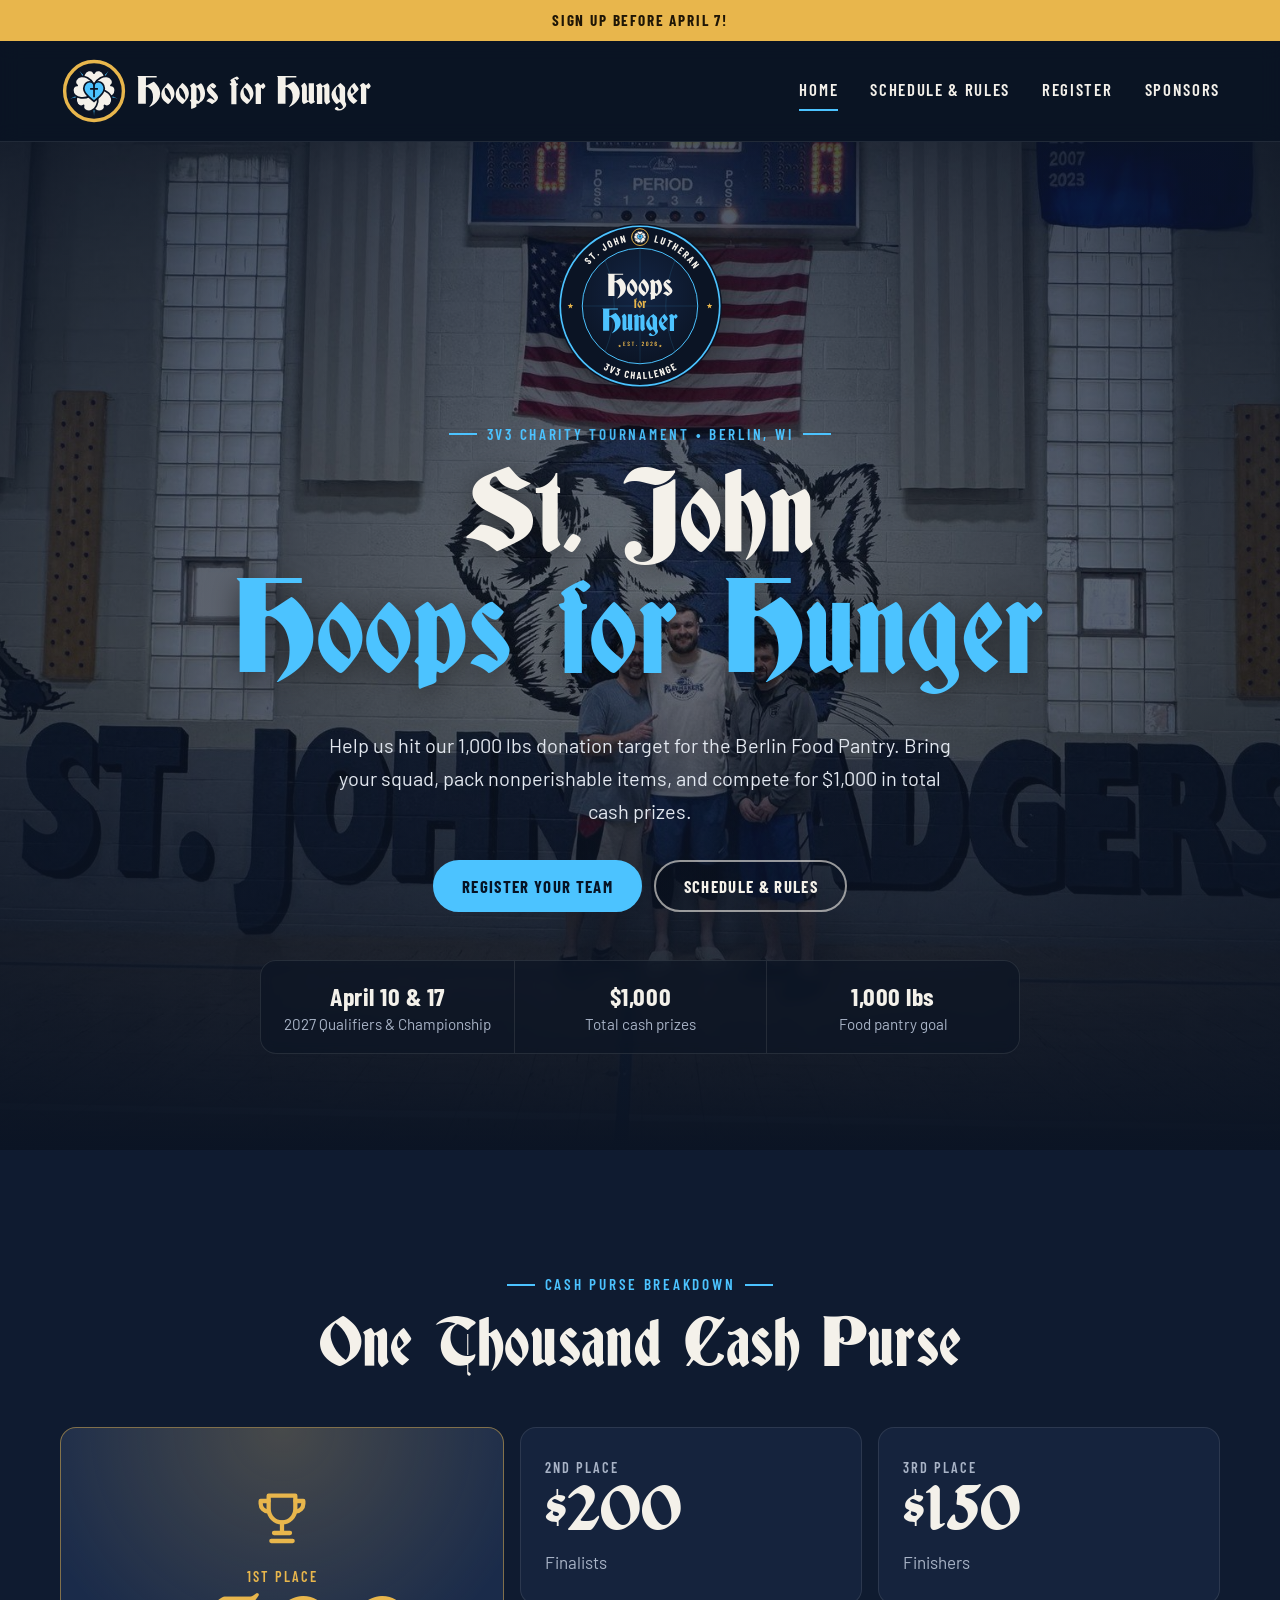
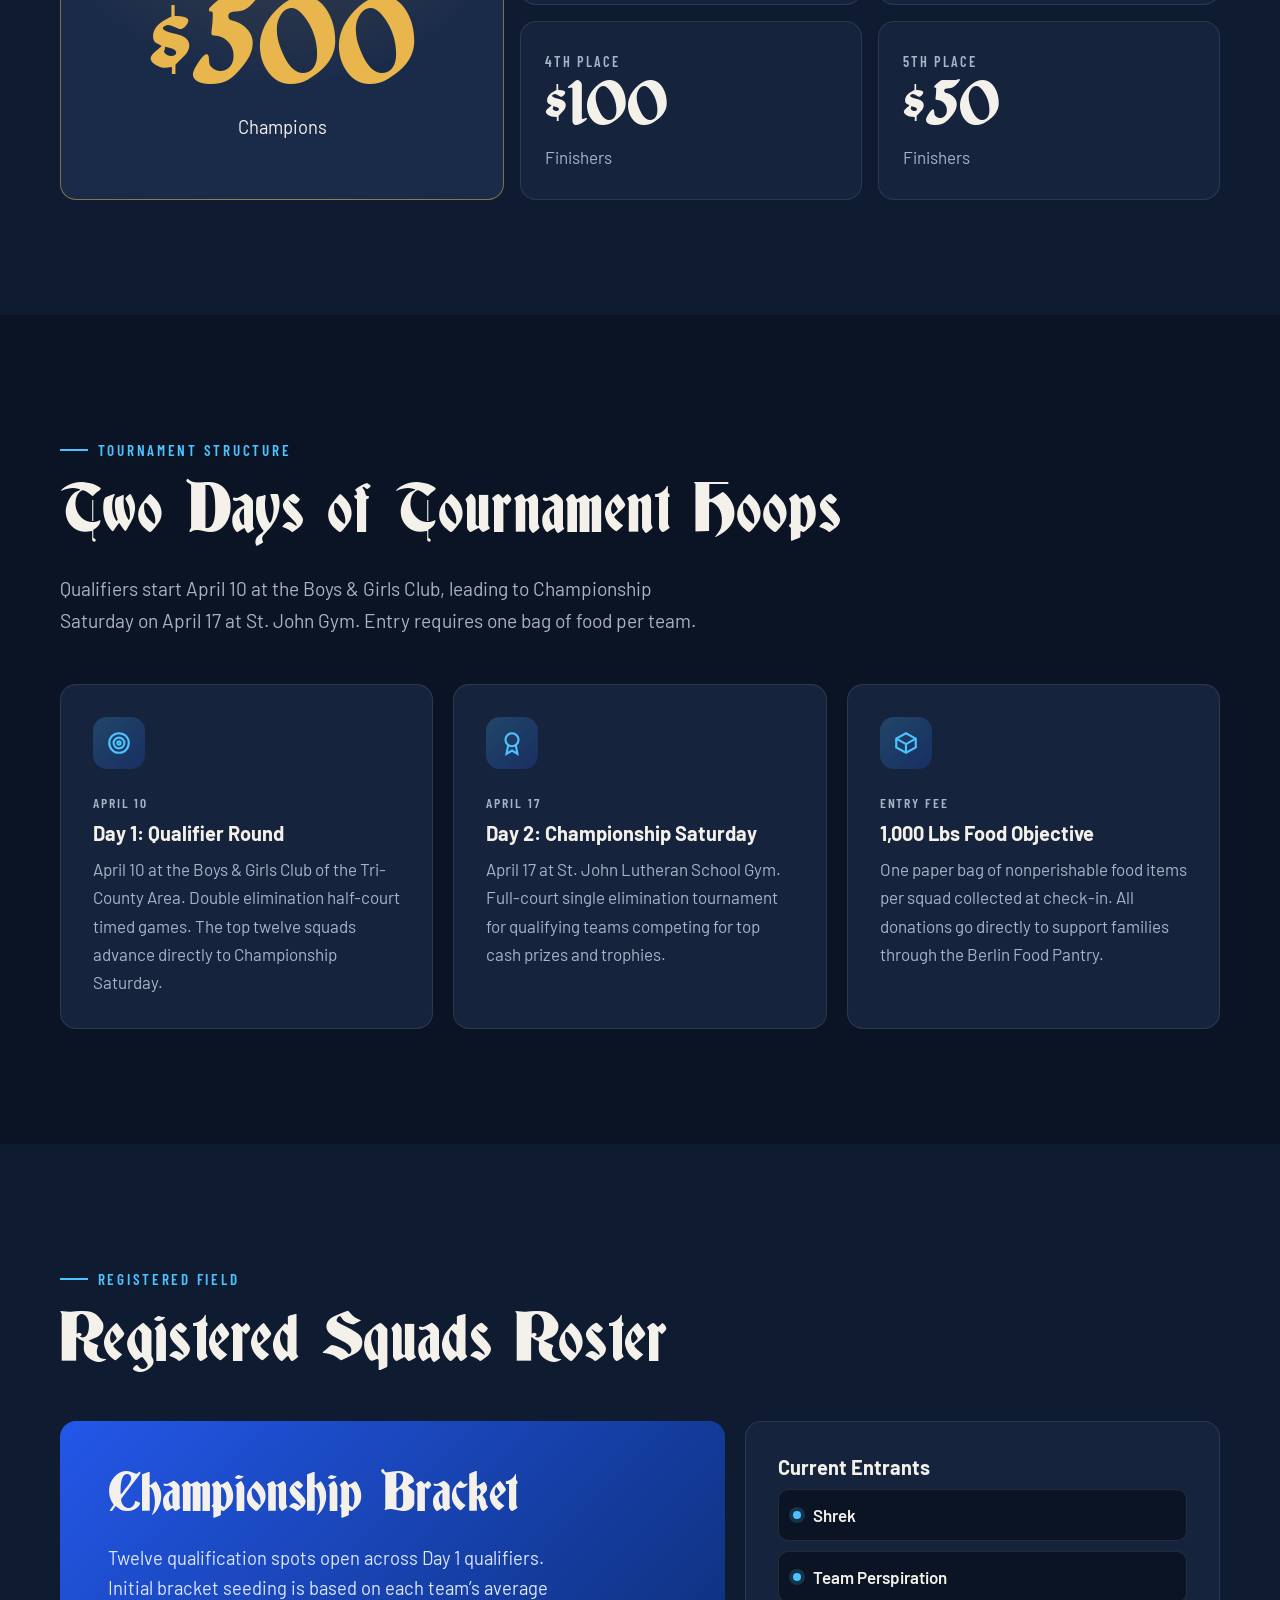
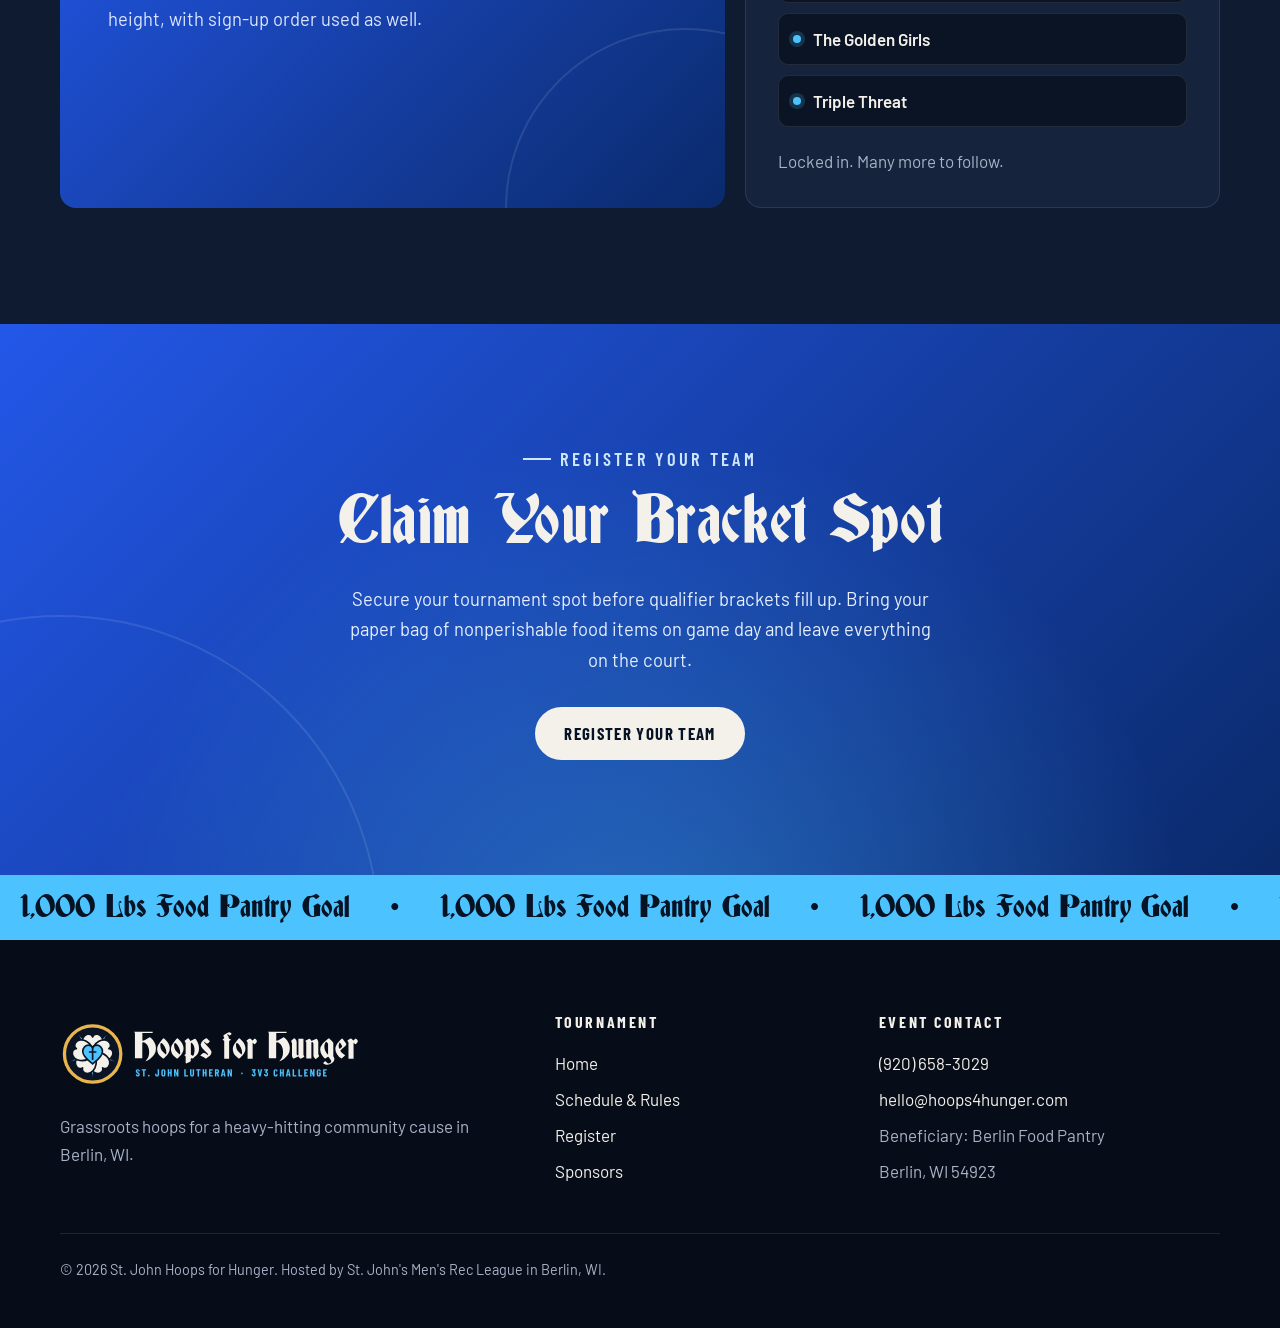
<file: index.html>
<!doctype html>
<html lang="en">
<head>
  <meta charset="utf-8">
  <meta name="viewport" content="width=device-width, initial-scale=1">
  <title>Hoops for Hunger 3v3 Basketball Tournament | Berlin, WI</title>
  <meta name="description" content="St. John Lutheran&#x27;s 3v3 charity basketball tournament in Berlin, WI. Compete for $1,000 in prizes and help collect 1,000 lbs of food for the Berlin Food Pantry.">
  <link rel="canonical" href="https://hoops4hunger.com/">
  <meta name="robots" content="index, follow, max-image-preview:large">
  <meta property="og:type" content="website">
  <meta property="og:site_name" content="Hoops for Hunger">
  <meta property="og:locale" content="en_US">
  <meta property="og:url" content="https://hoops4hunger.com/">
  <meta property="og:title" content="Hoops for Hunger 3v3 Basketball Tournament | Berlin, WI">
  <meta property="og:description" content="St. John Lutheran&#x27;s 3v3 charity basketball tournament in Berlin, WI. Compete for $1,000 in prizes and help collect 1,000 lbs of food for the Berlin Food Pantry.">
  <meta property="og:image" content="https://hoops4hunger.com/images/logo/hfh-share-1200x630.jpg">
  <meta property="og:image:width" content="1200">
  <meta property="og:image:height" content="630">
  <meta property="og:image:alt" content="Hoops for Hunger 3v3 Challenge logo, St. John Lutheran, Berlin, WI">
  <meta name="twitter:card" content="summary_large_image">
  <meta name="twitter:title" content="Hoops for Hunger 3v3 Basketball Tournament | Berlin, WI">
  <meta name="twitter:description" content="St. John Lutheran&#x27;s 3v3 charity basketball tournament in Berlin, WI. Compete for $1,000 in prizes and help collect 1,000 lbs of food for the Berlin Food Pantry.">
  <meta name="twitter:image" content="https://hoops4hunger.com/images/logo/hfh-share-1200x630.jpg">
  <link rel="icon" type="image/svg+xml" href="images/logo/hfh-icon.svg">
  <link rel="icon" type="image/png" sizes="32x32" href="images/logo/favicon-32.png">
  <link rel="apple-touch-icon" href="images/logo/apple-touch-icon.png">
  <meta name="theme-color" content="#0b1424">
  <link rel="preconnect" href="https://fonts.googleapis.com">
  <link rel="preconnect" href="https://fonts.gstatic.com" crossorigin>
  <link href="https://fonts.googleapis.com/css2?family=Barlow:ital,wght@0,400;0,500;0,600;0,700;1,400&family=Barlow+Condensed:wght@500;600;700&display=swap" rel="stylesheet">
  <link rel="preload" href="fonts/Deutsch.ttf" as="font" type="font/ttf" crossorigin>
  <link rel="stylesheet" href="styles.css">
  <script type="application/ld+json">
{
  "@context": "https://schema.org",
  "@graph": [
    {
      "@type": "WebSite",
      "@id": "https://hoops4hunger.com/#website",
      "url": "https://hoops4hunger.com/",
      "name": "Hoops for Hunger",
      "publisher": {
        "@id": "https://hoops4hunger.com/#organization"
      },
      "inLanguage": "en-US"
    },
    {
      "@type": "SportsOrganization",
      "@id": "https://hoops4hunger.com/#organization",
      "name": "St. John Hoops for Hunger",
      "alternateName": "Hoops for Hunger",
      "url": "https://hoops4hunger.com/",
      "logo": "https://hoops4hunger.com/images/logo/hfh-badge-1024.png",
      "email": "hello@hoops4hunger.com",
      "telephone": "+1-920-658-3029",
      "sport": "Basketball",
      "address": {
        "@type": "PostalAddress",
        "addressLocality": "Berlin",
        "addressRegion": "WI",
        "postalCode": "54923",
        "addressCountry": "US"
      },
      "description": "Hosted by St. John's Men's Rec League in Berlin, WI, benefiting the Berlin Food Pantry."
    },
    {
      "@type": "SportsEvent",
      "@id": "https://hoops4hunger.com/#event",
      "name": "St. John Hoops for Hunger 3v3 Challenge 2027",
      "description": "3v3 charity basketball tournament in Berlin, WI. Entry is one paper bag of nonperishable food per team; all food goes to the Berlin Food Pantry, with a 1,000 lb goal and $1,000 in cash prizes.",
      "startDate": "2027-04-10T09:00:00-05:00",
      "endDate": "2027-04-17",
      "location": [
        {
          "@type": "Place",
          "name": "Boys & Girls Club of the Tri-County Area",
          "address": {
            "@type": "PostalAddress",
            "streetAddress": "344 Broadway St",
            "addressLocality": "Berlin",
            "addressRegion": "WI",
            "postalCode": "54923",
            "addressCountry": "US"
          }
        },
        {
          "@type": "Place",
          "name": "St. John Lutheran School Gym",
          "address": {
            "@type": "PostalAddress",
            "streetAddress": "146 Mound St",
            "addressLocality": "Berlin",
            "addressRegion": "WI",
            "postalCode": "54923",
            "addressCountry": "US"
          }
        }
      ],
      "offers": {
        "@type": "Offer",
        "url": "https://hoops4hunger.com/register.html",
        "price": "0",
        "priceCurrency": "USD",
        "availability": "https://schema.org/InStock",
        "validThrough": "2027-04-07T23:59:00-05:00",
        "description": "Team entry: one paper bag of nonperishable food per team"
      },
      "subEvent": [
        {
          "@type": "SportsEvent",
          "name": "Hoops for Hunger 3v3 Qualifier Round",
          "startDate": "2027-04-10T09:00:00-05:00",
          "endDate": "2027-04-10",
          "location": {
            "@type": "Place",
            "name": "Boys & Girls Club of the Tri-County Area",
            "address": {
              "@type": "PostalAddress",
              "streetAddress": "344 Broadway St",
              "addressLocality": "Berlin",
              "addressRegion": "WI",
              "postalCode": "54923",
              "addressCountry": "US"
            }
          },
          "description": "Day 1: 15-minute half-court double-elimination qualifier games. The top 12 teams advance to Championship Saturday.",
          "eventStatus": "https://schema.org/EventScheduled",
          "eventAttendanceMode": "https://schema.org/OfflineEventAttendanceMode",
          "sport": "Basketball",
          "organizer": {
            "@id": "https://hoops4hunger.com/#organization"
          },
          "image": [
            "https://hoops4hunger.com/images/logo/hfh-share-1200x630.jpg",
            "https://hoops4hunger.com/images/logo/hfh-badge-1024.png",
            "https://hoops4hunger.com/images/hero.jpg"
          ],
          "offers": {
            "@type": "Offer",
            "url": "https://hoops4hunger.com/register.html",
            "price": "0",
            "priceCurrency": "USD",
            "availability": "https://schema.org/InStock",
            "validThrough": "2027-04-07T23:59:00-05:00",
            "description": "Team entry: one paper bag of nonperishable food per team"
          }
        },
        {
          "@type": "SportsEvent",
          "name": "Hoops for Hunger 3v3 Championship Saturday",
          "startDate": "2027-04-17T09:00:00-05:00",
          "endDate": "2027-04-17",
          "location": {
            "@type": "Place",
            "name": "St. John Lutheran School Gym",
            "address": {
              "@type": "PostalAddress",
              "streetAddress": "146 Mound St",
              "addressLocality": "Berlin",
              "addressRegion": "WI",
              "postalCode": "54923",
              "addressCountry": "US"
            }
          },
          "description": "Day 2: full-court single-elimination championship bracket for the top 12 teams, with $1,000 in cash prizes.",
          "eventStatus": "https://schema.org/EventScheduled",
          "eventAttendanceMode": "https://schema.org/OfflineEventAttendanceMode",
          "sport": "Basketball",
          "organizer": {
            "@id": "https://hoops4hunger.com/#organization"
          },
          "image": [
            "https://hoops4hunger.com/images/logo/hfh-share-1200x630.jpg",
            "https://hoops4hunger.com/images/logo/hfh-badge-1024.png",
            "https://hoops4hunger.com/images/hero.jpg"
          ],
          "offers": {
            "@type": "Offer",
            "url": "https://hoops4hunger.com/register.html",
            "price": "0",
            "priceCurrency": "USD",
            "availability": "https://schema.org/InStock",
            "validThrough": "2027-04-07T23:59:00-05:00",
            "description": "Team entry: one paper bag of nonperishable food per team"
          }
        }
      ],
      "eventStatus": "https://schema.org/EventScheduled",
      "eventAttendanceMode": "https://schema.org/OfflineEventAttendanceMode",
      "sport": "Basketball",
      "organizer": {
        "@id": "https://hoops4hunger.com/#organization"
      },
      "image": [
        "https://hoops4hunger.com/images/logo/hfh-share-1200x630.jpg",
        "https://hoops4hunger.com/images/logo/hfh-badge-1024.png",
        "https://hoops4hunger.com/images/hero.jpg"
      ],
      "url": "https://hoops4hunger.com/"
    }
  ]
}
  </script>
</head>
<body>
  <a class="announce" href="register.html">Sign up before April 7!</a>
  <header class="nav">
    <div class="container nav-inner">
      <a href="index.html" class="brand"><img src="images/logo/hfh-lockup-compact.svg" width="646" height="148" alt="Hoops for Hunger home"></a>
      <button class="nav-toggle" aria-expanded="false" aria-controls="nav-links" aria-label="Menu"><span></span><span></span><span></span></button>
      <nav id="nav-links" class="nav-links">
        <a href="index.html" aria-current="page">Home</a>
        <a href="schedule-rules.html">Schedule &amp; Rules</a>
        <a href="register.html">Register</a>
        <a href="sponsors.html">Sponsors</a>
      </nav>
    </div>
  </header>

  <main>
    <section class="hero">
      <div class="container center">
        <img class="hero-badge" src="images/logo/hfh-badge.svg" width="512" height="512" alt="St. John Lutheran Hoops for Hunger 3v3 Challenge, est. 2026">
        <p class="eyebrow">3v3 Charity Tournament • Berlin, WI</p>
        <h1>St. John <span class="accent">Hoops for Hunger</span></h1>
        <p class="lead">Help us hit our 1,000 lbs donation target for the Berlin Food Pantry. Bring your squad, pack nonperishable items, and compete for $1,000 in total cash prizes.</p>
        <div class="btn-row">
          <a href="register.html" class="btn">Register Your Team</a>
          <a href="schedule-rules.html" class="btn btn-outline">Schedule &amp; Rules</a>
        </div>
        <ul class="hero-facts">
          <li><strong>April 10 &amp; 17</strong>2027 Qualifiers &amp; Championship</li>
          <li><strong>$1,000</strong>Total cash prizes</li>
          <li><strong>1,000 lbs</strong>Food pantry goal</li>
        </ul>
      </div>
    </section>

    <section class="section section-raised">
      <div class="container">
        <div class="section-head center">
          <p class="eyebrow">Cash Purse Breakdown</p>
          <h2>One Thousand Cash Purse</h2>
        </div>
        <div class="purse">
          <div class="purse-item purse-first">
            <svg class="trophy" viewBox="0 0 24 24" fill="none" stroke="currentColor" stroke-width="1.6" stroke-linecap="round" stroke-linejoin="round" aria-hidden="true"><path d="M7 4h10v5a5 5 0 0 1-10 0z"/><path d="M7 6H4v1a3 3 0 0 0 3 3M17 6h3v1a3 3 0 0 1-3 3M12 14v4M8 21h8M9 18h6"/></svg>
            <p class="purse-place">1st Place</p>
            <p class="purse-amount">$500</p>
            <p class="purse-label">Champions</p>
          </div>
          <div class="purse-item"><p class="purse-place">2nd Place</p><p class="purse-amount">$200</p><p class="purse-label">Finalists</p></div>
          <div class="purse-item"><p class="purse-place">3rd Place</p><p class="purse-amount">$150</p><p class="purse-label">Finishers</p></div>
          <div class="purse-item"><p class="purse-place">4th Place</p><p class="purse-amount">$100</p><p class="purse-label">Finishers</p></div>
          <div class="purse-item"><p class="purse-place">5th Place</p><p class="purse-amount">$50</p><p class="purse-label">Finishers</p></div>
        </div>
      </div>
    </section>

    <section class="section">
      <div class="container">
        <div class="section-head">
          <p class="eyebrow">Tournament Structure</p>
          <h2>Two Days of Tournament Hoops</h2>
          <p class="lead">Qualifiers start April 10 at the Boys &amp; Girls Club, leading to Championship Saturday on April 17 at St. John Gym. Entry requires one bag of food per team.</p>
        </div>
        <div class="cards">
          <article class="card">
            <div class="card-icon"><svg viewBox="0 0 24 24" fill="none" stroke="currentColor" stroke-width="2" aria-hidden="true"><circle cx="12" cy="12" r="9"/><circle cx="12" cy="12" r="5"/><circle cx="12" cy="12" r="1.5"/></svg></div>
            <p class="card-meta">April 10</p>
            <h3>Day 1: Qualifier Round</h3>
            <p>April 10 at the Boys &amp; Girls Club of the Tri-County Area. Double elimination half-court timed games. The top twelve squads advance directly to Championship Saturday.</p>
          </article>
          <article class="card">
            <div class="card-icon"><svg viewBox="0 0 24 24" fill="none" stroke="currentColor" stroke-width="2" aria-hidden="true"><circle cx="12" cy="9" r="6"/><path d="M8.5 14 7 22l5-3 5 3-1.5-8"/></svg></div>
            <p class="card-meta">April 17</p>
            <h3>Day 2: Championship Saturday</h3>
            <p>April 17 at St. John Lutheran School Gym. Full-court single elimination tournament for qualifying teams competing for top cash prizes and trophies.</p>
          </article>
          <article class="card">
            <div class="card-icon"><svg viewBox="0 0 24 24" fill="none" stroke="currentColor" stroke-width="2" aria-hidden="true"><path d="M21 8 12 3 3 8v8l9 5 9-5z"/><path d="m3 8 9 5 9-5M12 13v8"/></svg></div>
            <p class="card-meta">Entry Fee</p>
            <h3>1,000 Lbs Food Objective</h3>
            <p>One paper bag of nonperishable food items per squad collected at check-in. All donations go directly to support families through the Berlin Food Pantry.</p>
          </article>
        </div>
      </div>
    </section>

    <section class="section section-raised">
      <div class="container">
        <div class="section-head">
          <p class="eyebrow">Registered Field</p>
          <h2>Registered Squads Roster</h2>
        </div>
        <div class="roster">
          <article class="card card-feature">
            <h3>Championship Bracket</h3>
            <p>Twelve qualification spots open across Day 1 qualifiers. Initial bracket seeding is based on each team’s average height, with sign-up order used as well.</p>
          </article>
          <article class="card">
            <h3>Current Entrants</h3>
            <!-- Filled in live from api/teams.php; this list shows if that can't load. -->
            <div id="entrants" aria-live="polite">
              <ul class="team-list">
                <li>Shrek</li>
                <li>Team Perspiration</li>
                <li>The Golden Girls</li>
                <li>Triple Threat</li>
              </ul>
            </div>
            <p id="entrants-note">Locked in. Many more to follow.</p>
          </article>
        </div>
      </div>
    </section>

    <section class="section cta-band">
      <div class="container">
        <p class="eyebrow">Register Your Team</p>
        <h2>Claim Your Bracket Spot</h2>
        <p>Secure your tournament spot before qualifier brackets fill up. Bring your paper bag of nonperishable food items on game day and leave everything on the court.</p>
        <div class="btn-row" style="justify-content:center"><a href="register.html" class="btn btn-light">Register Your Team</a></div>
      </div>
    </section>
  </main>

  <div class="goal-strip" aria-hidden="true"><div class="goal-track"><span>1,000 Lbs Food Pantry Goal</span><span>•</span><span>1,000 Lbs Food Pantry Goal</span><span>•</span><span>1,000 Lbs Food Pantry Goal</span><span>•</span><span>1,000 Lbs Food Pantry Goal</span><span>•</span><span>1,000 Lbs Food Pantry Goal</span><span>•</span><span>1,000 Lbs Food Pantry Goal</span><span>•</span><span>1,000 Lbs Food Pantry Goal</span><span>•</span><span>1,000 Lbs Food Pantry Goal</span><span>•</span></div></div>
  <footer class="footer">
    <div class="container">
      <div class="footer-grid">
        <div>
          <a href="index.html" class="brand"><img src="images/logo/hfh-lockup.svg" width="646" height="180" alt="Hoops for Hunger, St. John Lutheran 3v3 Challenge"></a>
          <p>Grassroots hoops for a heavy-hitting community cause in Berlin, WI.</p>
        </div>
        <div>
          <h3>Tournament</h3>
          <ul>
            <li><a href="index.html">Home</a></li>
            <li><a href="schedule-rules.html">Schedule &amp; Rules</a></li>
            <li><a href="register.html">Register</a></li>
            <li><a href="sponsors.html">Sponsors</a></li>
          </ul>
        </div>
        <div>
          <h3>Event Contact</h3>
          <ul>
            <li><a href="tel:+19206583029">(920) 658-3029</a></li>
            <li><a href="mailto:hello@hoops4hunger.com">hello@hoops4hunger.com</a></li>
            <li>Beneficiary: Berlin Food Pantry</li>
            <li>Berlin, WI 54923</li>
          </ul>
        </div>
      </div>
      <p class="copyright">© <span data-year>2026</span> St. John Hoops for Hunger. Hosted by St. John's Men's Rec League in Berlin, WI.</p>
    </div>
  </footer>
  <script src="script.js"></script>
</body>
</html>
</file>
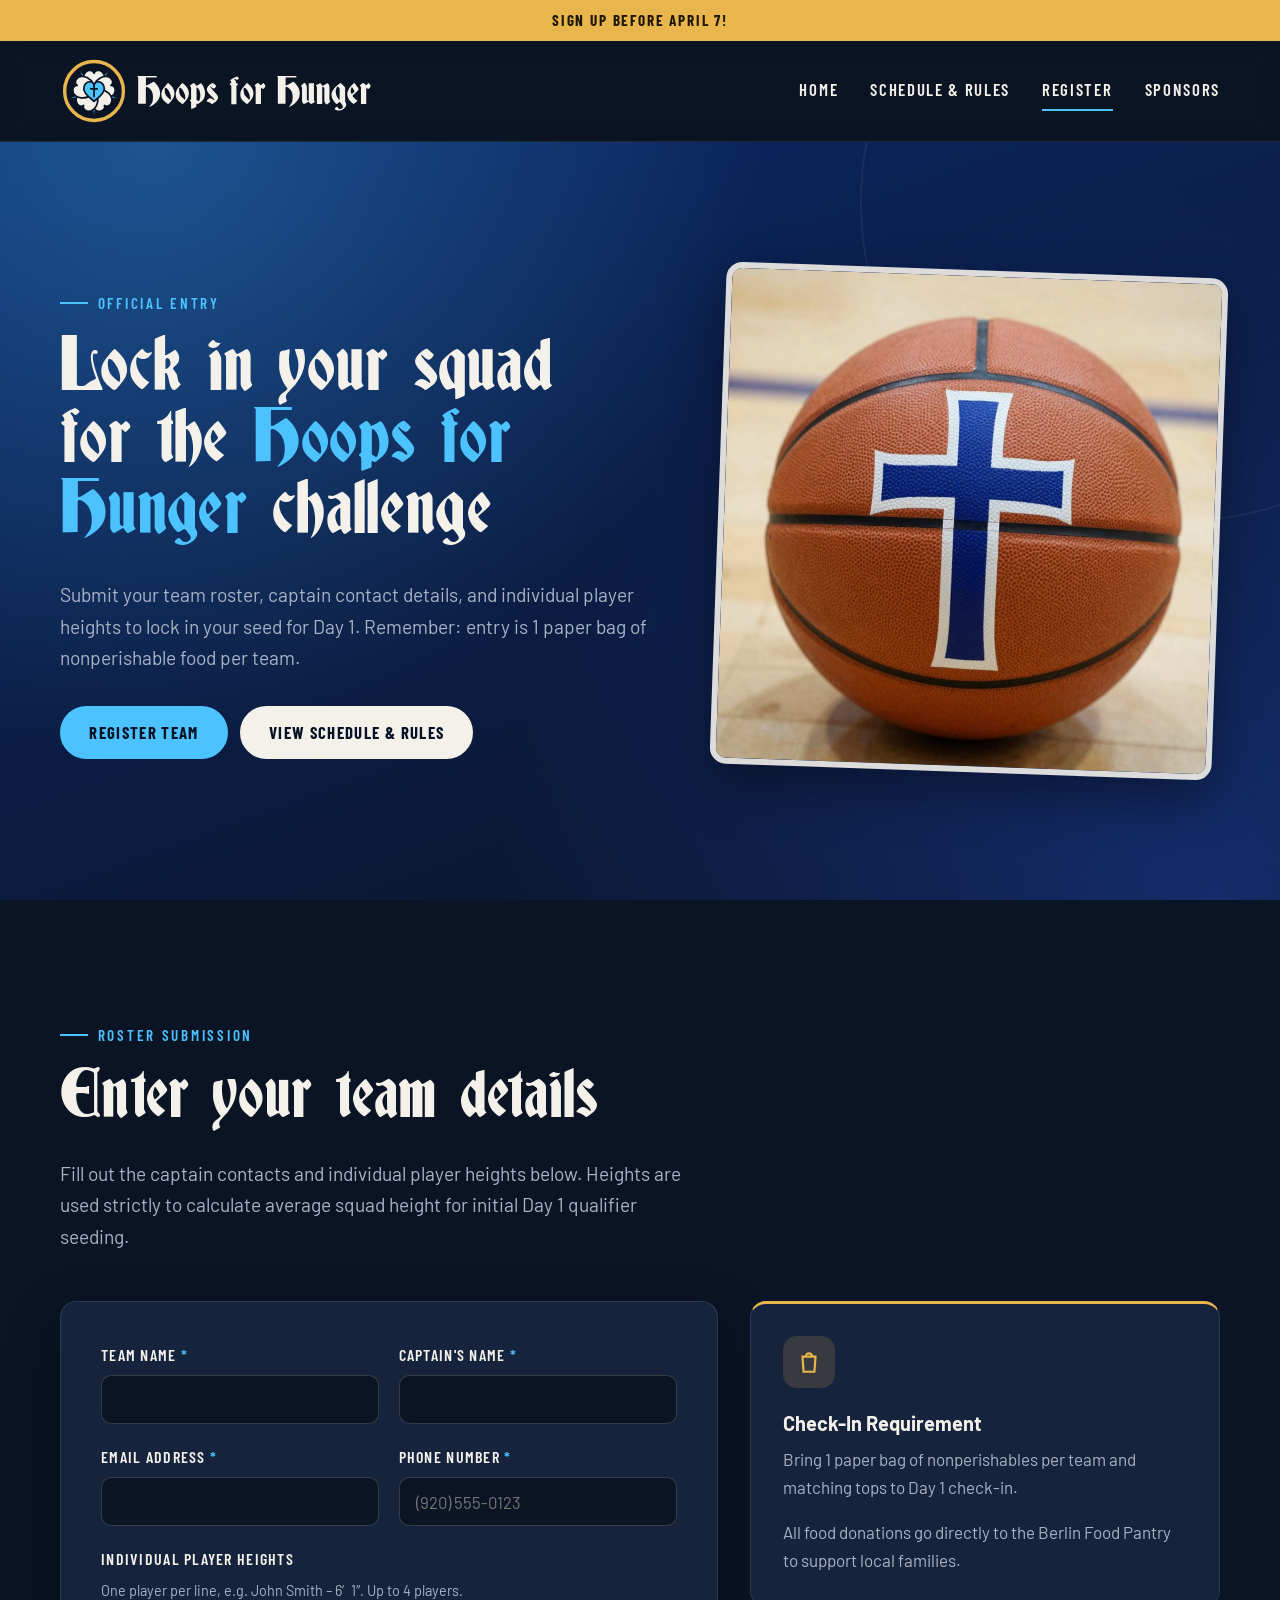
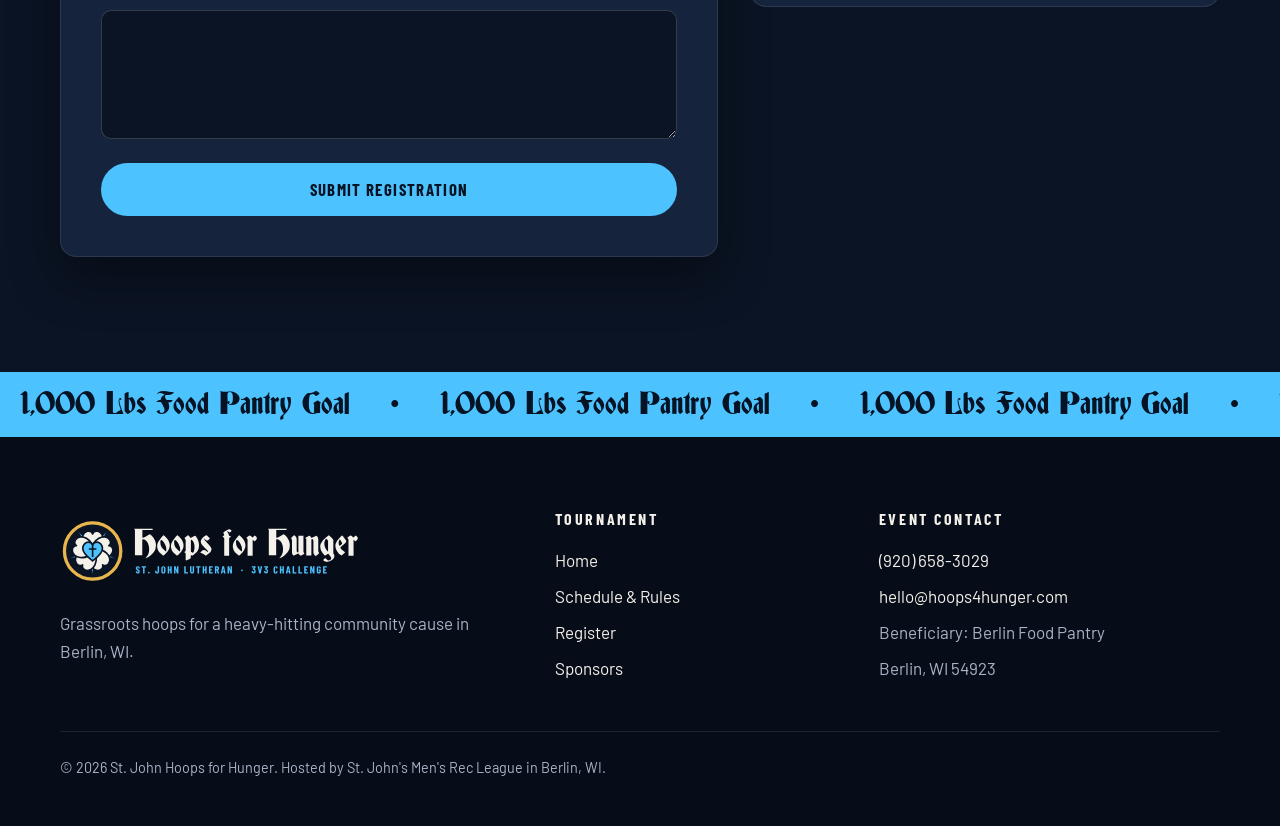
<file: register.html>
<!doctype html>
<html lang="en">
<head>
  <meta charset="utf-8">
  <meta name="viewport" content="width=device-width, initial-scale=1">
  <title>Register Your Team | Hoops for Hunger 3v3, Berlin, WI</title>
  <meta name="description" content="Sign up your 3v3 basketball team for Hoops for Hunger in Berlin, WI. Entry is one paper bag of nonperishable food per team. Register before April 7.">
  <link rel="canonical" href="https://hoops4hunger.com/register.html">
  <meta name="robots" content="index, follow, max-image-preview:large">
  <meta property="og:type" content="website">
  <meta property="og:site_name" content="Hoops for Hunger">
  <meta property="og:locale" content="en_US">
  <meta property="og:url" content="https://hoops4hunger.com/register.html">
  <meta property="og:title" content="Register Your Team | Hoops for Hunger 3v3, Berlin, WI">
  <meta property="og:description" content="Sign up your 3v3 basketball team for Hoops for Hunger in Berlin, WI. Entry is one paper bag of nonperishable food per team. Register before April 7.">
  <meta property="og:image" content="https://hoops4hunger.com/images/logo/hfh-share-1200x630.jpg">
  <meta property="og:image:width" content="1200">
  <meta property="og:image:height" content="630">
  <meta property="og:image:alt" content="Hoops for Hunger 3v3 Challenge logo, St. John Lutheran, Berlin, WI">
  <meta name="twitter:card" content="summary_large_image">
  <meta name="twitter:title" content="Register Your Team | Hoops for Hunger 3v3, Berlin, WI">
  <meta name="twitter:description" content="Sign up your 3v3 basketball team for Hoops for Hunger in Berlin, WI. Entry is one paper bag of nonperishable food per team. Register before April 7.">
  <meta name="twitter:image" content="https://hoops4hunger.com/images/logo/hfh-share-1200x630.jpg">
  <link rel="icon" type="image/svg+xml" href="images/logo/hfh-icon.svg">
  <link rel="icon" type="image/png" sizes="32x32" href="images/logo/favicon-32.png">
  <link rel="apple-touch-icon" href="images/logo/apple-touch-icon.png">
  <meta name="theme-color" content="#0b1424">
  <link rel="preconnect" href="https://fonts.googleapis.com">
  <link rel="preconnect" href="https://fonts.gstatic.com" crossorigin>
  <link href="https://fonts.googleapis.com/css2?family=Barlow:ital,wght@0,400;0,500;0,600;0,700;1,400&family=Barlow+Condensed:wght@500;600;700&display=swap" rel="stylesheet">
  <link rel="preload" href="fonts/Deutsch.ttf" as="font" type="font/ttf" crossorigin>
  <link rel="stylesheet" href="styles.css">
  <script type="application/ld+json">
{
  "@context": "https://schema.org",
  "@type": "BreadcrumbList",
  "itemListElement": [
    {
      "@type": "ListItem",
      "position": 1,
      "name": "Home",
      "item": "https://hoops4hunger.com/"
    },
    {
      "@type": "ListItem",
      "position": 2,
      "name": "Register",
      "item": "https://hoops4hunger.com/register.html"
    }
  ]
}
  </script>
</head>
<body>
  <a class="announce" href="#registration-form">Sign up before April 7!</a>
  <header class="nav">
    <div class="container nav-inner">
      <a href="index.html" class="brand"><img src="images/logo/hfh-lockup-compact.svg" width="646" height="148" alt="Hoops for Hunger home"></a>
      <button class="nav-toggle" aria-expanded="false" aria-controls="nav-links" aria-label="Menu"><span></span><span></span><span></span></button>
      <nav id="nav-links" class="nav-links">
        <a href="index.html">Home</a>
        <a href="schedule-rules.html">Schedule &amp; Rules</a>
        <a href="register.html" aria-current="page">Register</a>
        <a href="sponsors.html">Sponsors</a>
      </nav>
    </div>
  </header>

  <main>
    <section class="page-hero">
      <div class="container page-hero-split">
        <div>
          <p class="eyebrow">Official Entry</p>
          <h1>Lock in your squad for the <span class="accent">Hoops for Hunger</span> challenge</h1>
          <p class="lead">Submit your team roster, captain contact details, and individual player heights to lock in your seed for Day 1. Remember: entry is 1 paper bag of nonperishable food per team.</p>
          <div class="btn-row">
            <a href="#registration-form" class="btn">Register Team</a>
            <a href="schedule-rules.html" class="btn btn-light">View Schedule &amp; Rules</a>
          </div>
        </div>
        <img src="images/register.jpg" width="900" height="900" alt="Basketball with a blue cross on it">
      </div>
    </section>

    <section class="section" id="registration-form">
      <div class="container">
        <div class="section-head">
          <p class="eyebrow">Roster Submission</p>
          <h2>Enter your team details</h2>
          <p class="lead">Fill out the captain contacts and individual player heights below. Heights are used strictly to calculate average squad height for initial Day 1 qualifier seeding.</p>
        </div>
        <div class="register-grid">
          <form class="form" id="register-form" action="api/register.php" method="post" novalidate>
            <div class="hp" aria-hidden="true"><label>Leave this empty <input type="text" name="website" tabindex="-1" autocomplete="off"></label></div>
            <div class="form-row">
              <label><span>Team Name <span class="req">*</span></span>
                <input type="text" name="team" required maxlength="80" autocomplete="off">
              </label>
              <label><span>Captain's Name <span class="req">*</span></span>
                <input type="text" name="captain" required maxlength="80" autocomplete="name">
              </label>
            </div>
            <div class="form-row">
              <label><span>Email Address <span class="req">*</span></span>
                <input type="email" name="email" required maxlength="160" autocomplete="email">
              </label>
              <label><span>Phone Number <span class="req">*</span></span>
                <input type="tel" name="phone" required maxlength="40" autocomplete="tel" placeholder="(920) 555-0123">
              </label>
            </div>
            <label>Individual Player Heights
              <span class="hint">One player per line, e.g. John Smith – 6′1″. Up to 4 players.</span>
              <textarea name="heights" rows="5" maxlength="600"></textarea>
            </label>
            <button type="submit" class="btn" id="submit-btn">Submit Registration</button>
            <p class="form-status" id="form-status" role="status" aria-live="polite"></p>
          </form>
          <aside class="card side-card">
            <div class="card-icon"><svg viewBox="0 0 24 24" fill="none" stroke="currentColor" stroke-width="2" aria-hidden="true"><path d="M6 7h12l-1 14H7z"/><path d="M9 7a3 3 0 0 1 6 0"/></svg></div>
            <h3>Check-In Requirement</h3>
            <p>Bring 1 paper bag of nonperishables per team and matching tops to Day 1 check-in.</p>
            <p>All food donations go directly to the Berlin Food Pantry to support local families.</p>
          </aside>
        </div>
      </div>
    </section>
  </main>

  <div class="goal-strip" aria-hidden="true"><div class="goal-track"><span>1,000 Lbs Food Pantry Goal</span><span>•</span><span>1,000 Lbs Food Pantry Goal</span><span>•</span><span>1,000 Lbs Food Pantry Goal</span><span>•</span><span>1,000 Lbs Food Pantry Goal</span><span>•</span><span>1,000 Lbs Food Pantry Goal</span><span>•</span><span>1,000 Lbs Food Pantry Goal</span><span>•</span><span>1,000 Lbs Food Pantry Goal</span><span>•</span><span>1,000 Lbs Food Pantry Goal</span><span>•</span></div></div>
  <footer class="footer">
    <div class="container">
      <div class="footer-grid">
        <div>
          <a href="index.html" class="brand"><img src="images/logo/hfh-lockup.svg" width="646" height="180" alt="Hoops for Hunger, St. John Lutheran 3v3 Challenge"></a>
          <p>Grassroots hoops for a heavy-hitting community cause in Berlin, WI.</p>
        </div>
        <div>
          <h3>Tournament</h3>
          <ul>
            <li><a href="index.html">Home</a></li>
            <li><a href="schedule-rules.html">Schedule &amp; Rules</a></li>
            <li><a href="register.html">Register</a></li>
            <li><a href="sponsors.html">Sponsors</a></li>
          </ul>
        </div>
        <div>
          <h3>Event Contact</h3>
          <ul>
            <li><a href="tel:+19206583029">(920) 658-3029</a></li>
            <li><a href="mailto:hello@hoops4hunger.com">hello@hoops4hunger.com</a></li>
            <li>Beneficiary: Berlin Food Pantry</li>
            <li>Berlin, WI 54923</li>
          </ul>
        </div>
      </div>
      <p class="copyright">© <span data-year>2026</span> St. John Hoops for Hunger. Hosted by St. John's Men's Rec League in Berlin, WI.</p>
    </div>
  </footer>
  <script src="script.js"></script>
</body>
</html>
</file>
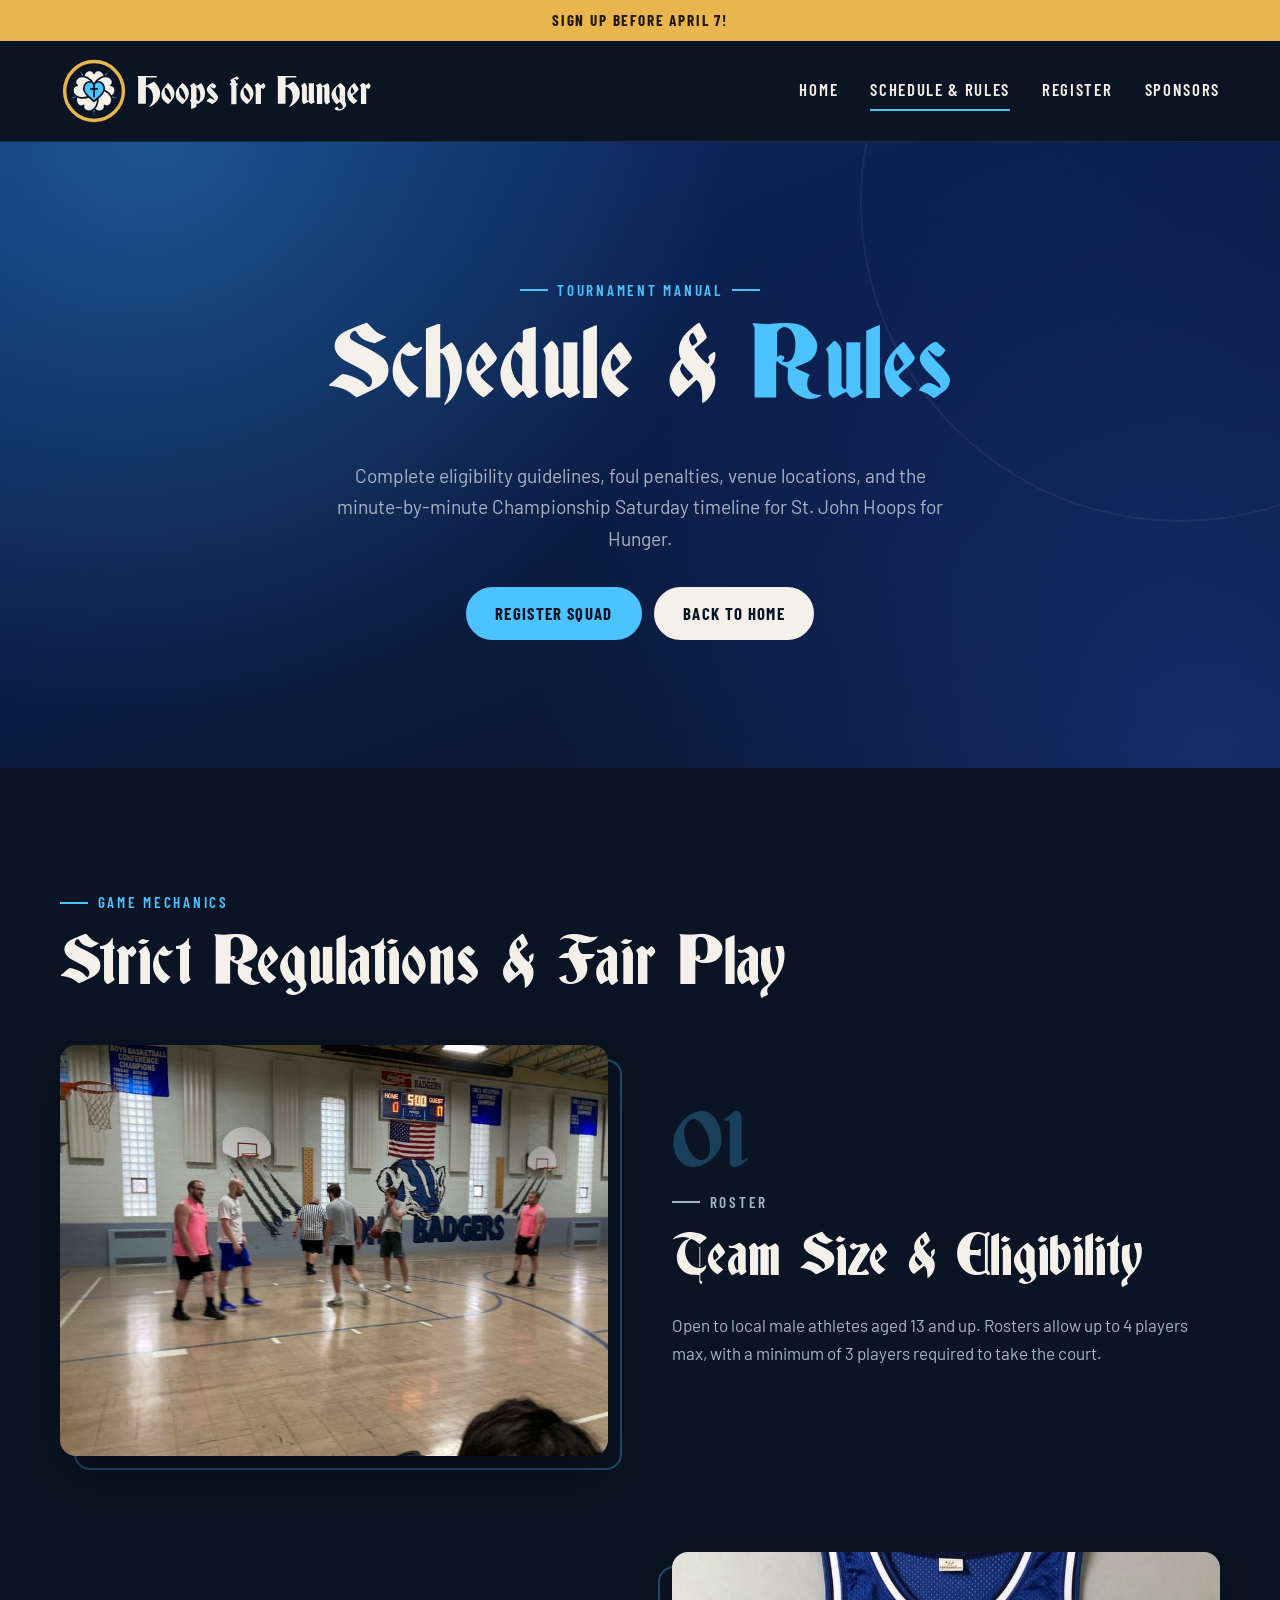
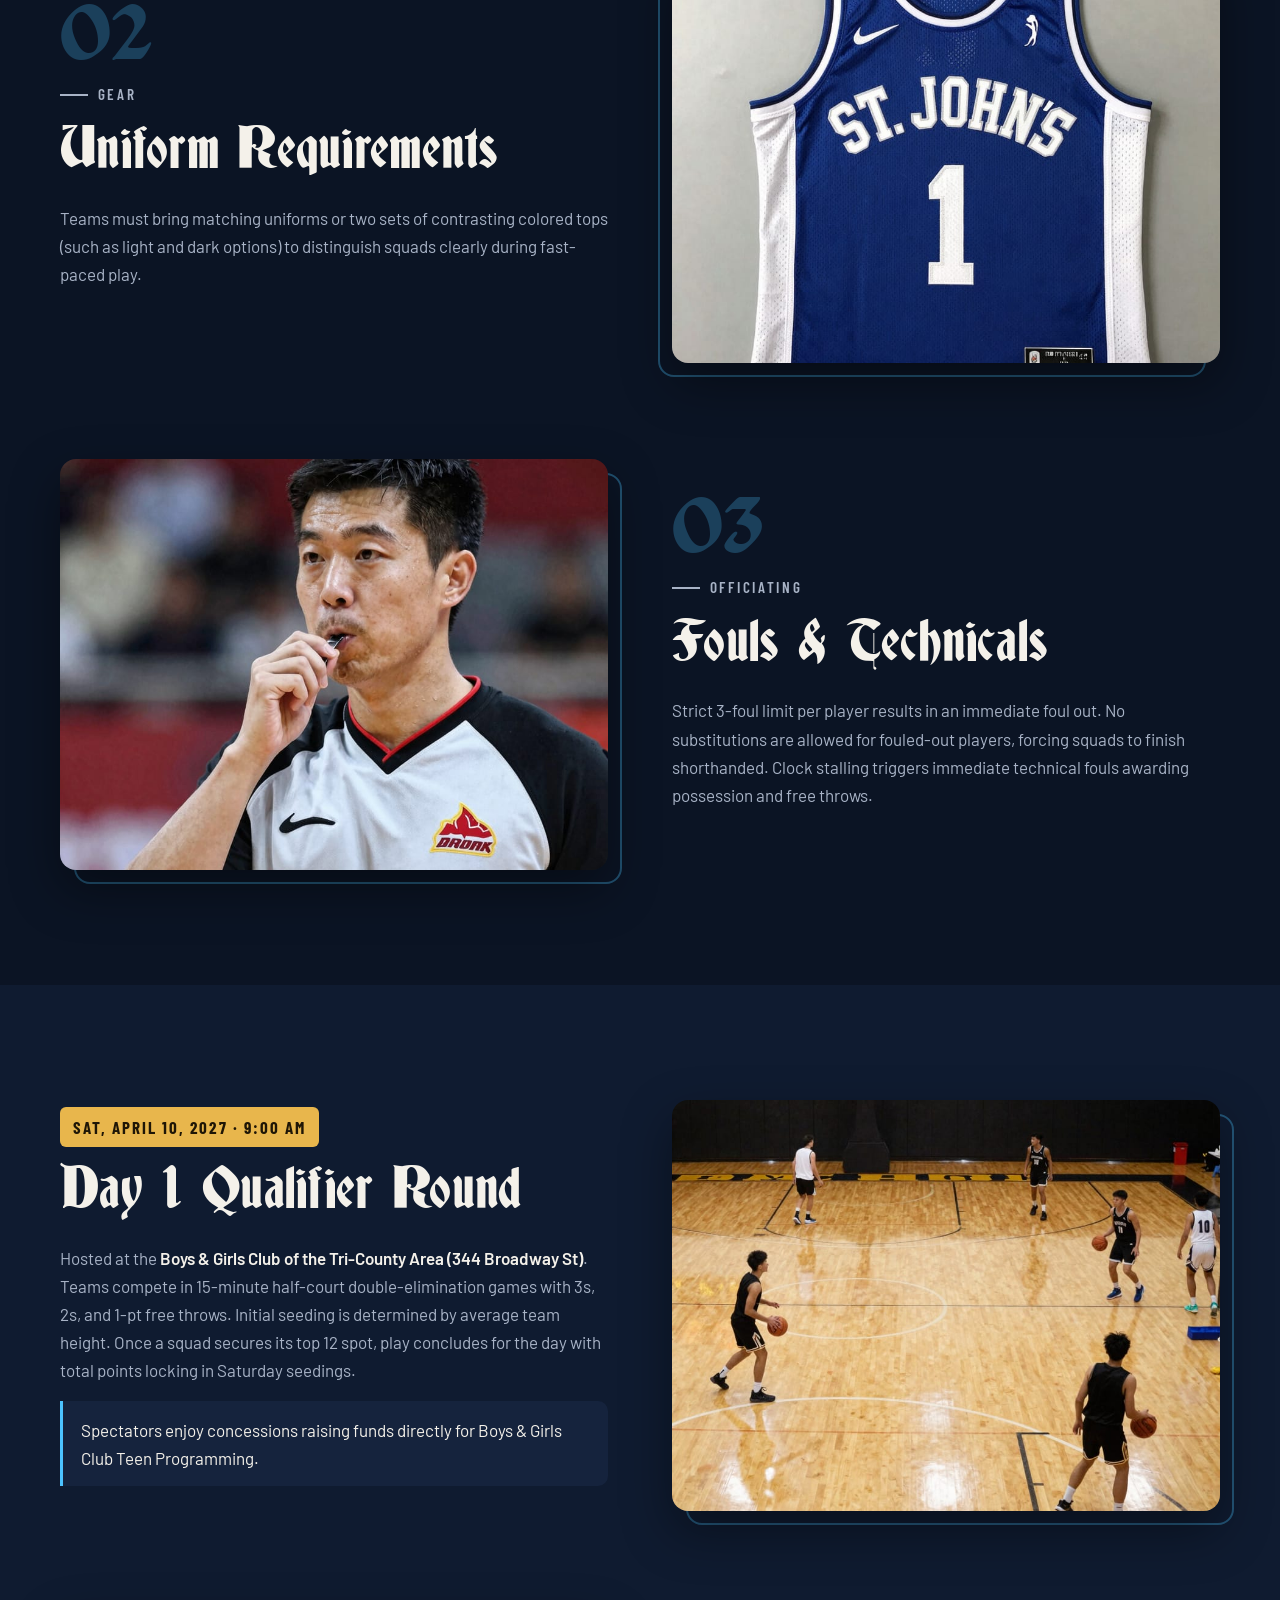
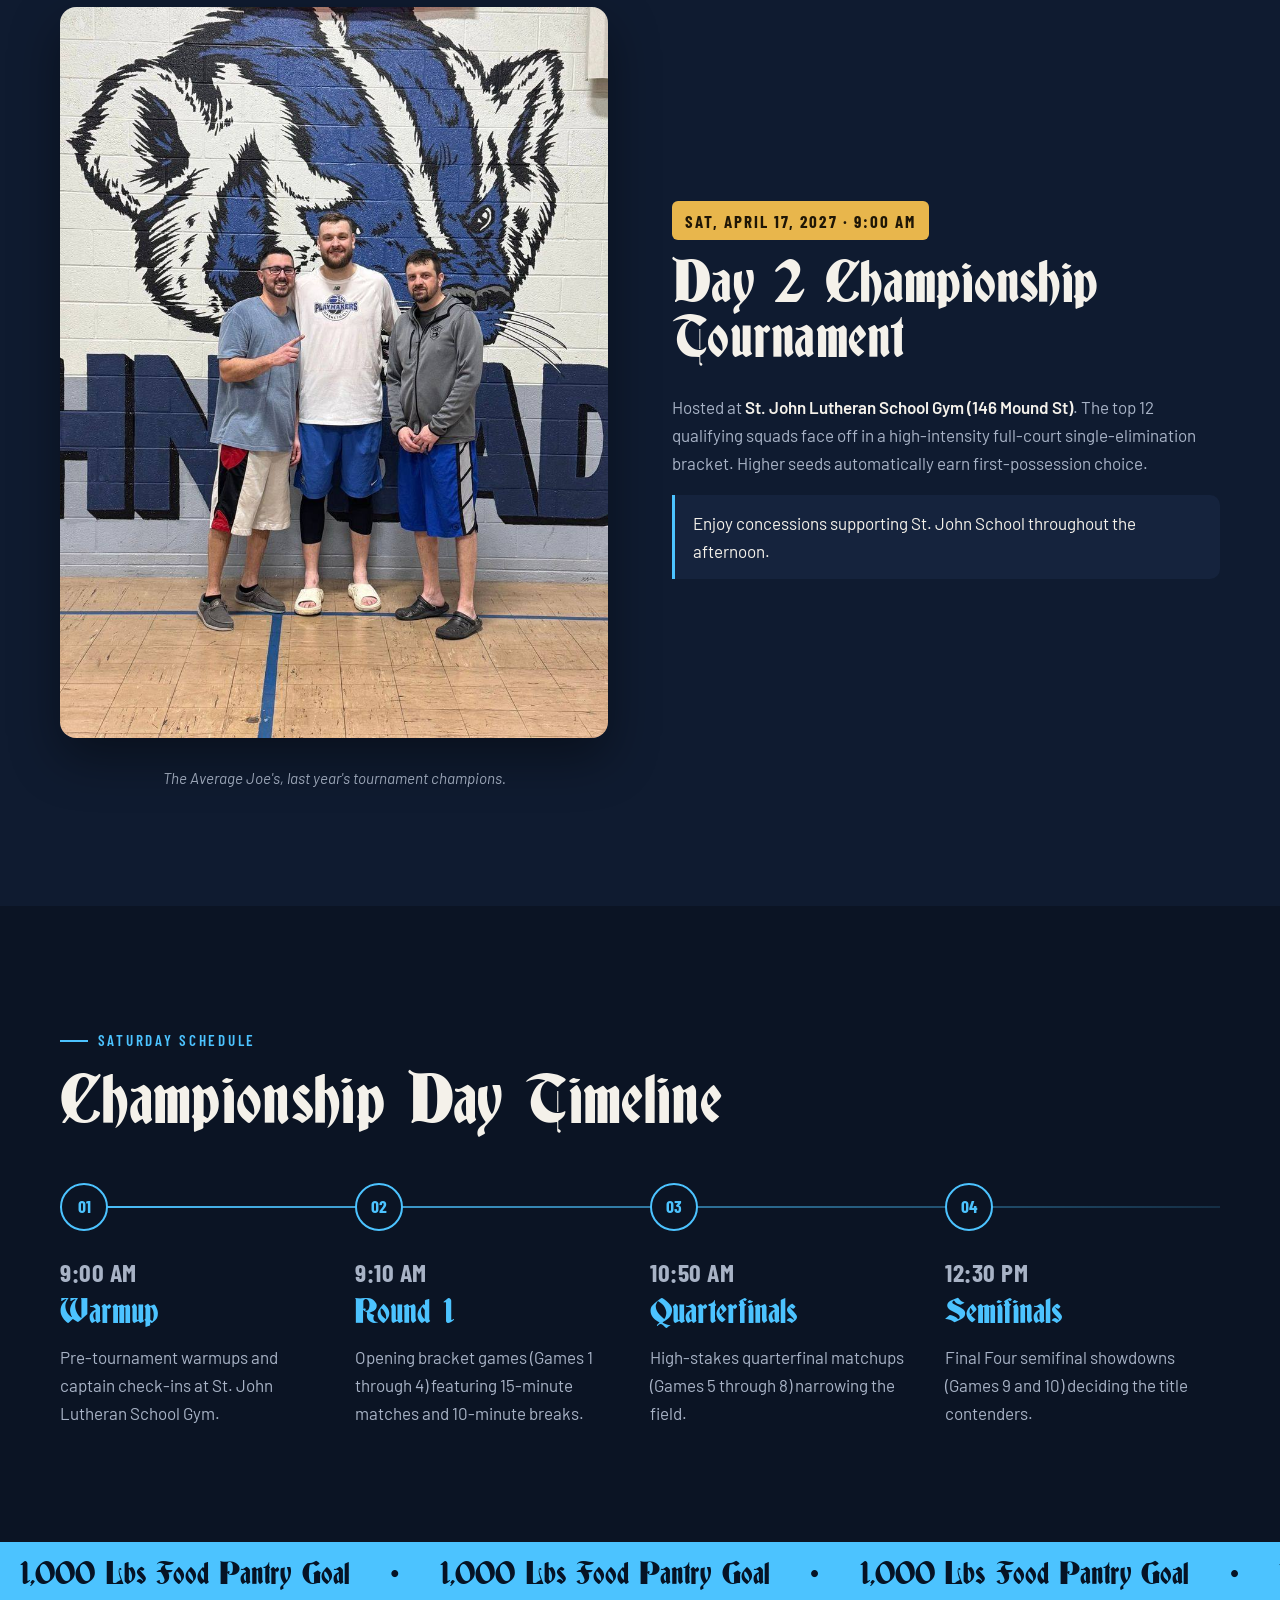
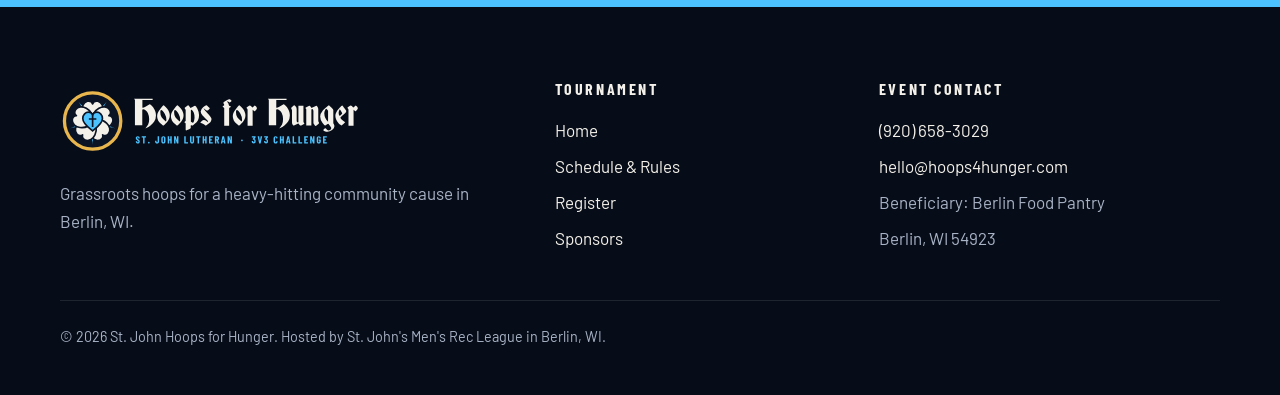
<file: schedule-rules.html>
<!doctype html>
<html lang="en">
<head>
  <meta charset="utf-8">
  <meta name="viewport" content="width=device-width, initial-scale=1">
  <title>Schedule &amp; Rules | Hoops for Hunger 3v3, Berlin, WI</title>
  <meta name="description" content="Rules, eligibility, uniforms, fouls, venues and the Championship Saturday timeline for the Hoops for Hunger 3v3 basketball tournament in Berlin, WI.">
  <link rel="canonical" href="https://hoops4hunger.com/schedule-rules.html">
  <meta name="robots" content="index, follow, max-image-preview:large">
  <meta property="og:type" content="website">
  <meta property="og:site_name" content="Hoops for Hunger">
  <meta property="og:locale" content="en_US">
  <meta property="og:url" content="https://hoops4hunger.com/schedule-rules.html">
  <meta property="og:title" content="Schedule &amp; Rules | Hoops for Hunger 3v3, Berlin, WI">
  <meta property="og:description" content="Rules, eligibility, uniforms, fouls, venues and the Championship Saturday timeline for the Hoops for Hunger 3v3 basketball tournament in Berlin, WI.">
  <meta property="og:image" content="https://hoops4hunger.com/images/logo/hfh-share-1200x630.jpg">
  <meta property="og:image:width" content="1200">
  <meta property="og:image:height" content="630">
  <meta property="og:image:alt" content="Hoops for Hunger 3v3 Challenge logo, St. John Lutheran, Berlin, WI">
  <meta name="twitter:card" content="summary_large_image">
  <meta name="twitter:title" content="Schedule &amp; Rules | Hoops for Hunger 3v3, Berlin, WI">
  <meta name="twitter:description" content="Rules, eligibility, uniforms, fouls, venues and the Championship Saturday timeline for the Hoops for Hunger 3v3 basketball tournament in Berlin, WI.">
  <meta name="twitter:image" content="https://hoops4hunger.com/images/logo/hfh-share-1200x630.jpg">
  <link rel="icon" type="image/svg+xml" href="images/logo/hfh-icon.svg">
  <link rel="icon" type="image/png" sizes="32x32" href="images/logo/favicon-32.png">
  <link rel="apple-touch-icon" href="images/logo/apple-touch-icon.png">
  <meta name="theme-color" content="#0b1424">
  <link rel="preconnect" href="https://fonts.googleapis.com">
  <link rel="preconnect" href="https://fonts.gstatic.com" crossorigin>
  <link href="https://fonts.googleapis.com/css2?family=Barlow:ital,wght@0,400;0,500;0,600;0,700;1,400&family=Barlow+Condensed:wght@500;600;700&display=swap" rel="stylesheet">
  <link rel="preload" href="fonts/Deutsch.ttf" as="font" type="font/ttf" crossorigin>
  <link rel="stylesheet" href="styles.css">
  <script type="application/ld+json">
{
  "@context": "https://schema.org",
  "@graph": [
    {
      "@type": "BreadcrumbList",
      "itemListElement": [
        {
          "@type": "ListItem",
          "position": 1,
          "name": "Home",
          "item": "https://hoops4hunger.com/"
        },
        {
          "@type": "ListItem",
          "position": 2,
          "name": "Schedule & Rules",
          "item": "https://hoops4hunger.com/schedule-rules.html"
        }
      ]
    },
    {
      "@type": "SportsEvent",
      "name": "Hoops for Hunger 3v3 Qualifier Round",
      "startDate": "2027-04-10T09:00:00-05:00",
      "endDate": "2027-04-10",
      "location": {
        "@type": "Place",
        "name": "Boys & Girls Club of the Tri-County Area",
        "address": {
          "@type": "PostalAddress",
          "streetAddress": "344 Broadway St",
          "addressLocality": "Berlin",
          "addressRegion": "WI",
          "postalCode": "54923",
          "addressCountry": "US"
        }
      },
      "description": "Day 1: 15-minute half-court double-elimination qualifier games. The top 12 teams advance to Championship Saturday.",
      "eventStatus": "https://schema.org/EventScheduled",
      "eventAttendanceMode": "https://schema.org/OfflineEventAttendanceMode",
      "sport": "Basketball",
      "organizer": {
        "@id": "https://hoops4hunger.com/#organization"
      },
      "image": [
        "https://hoops4hunger.com/images/logo/hfh-share-1200x630.jpg",
        "https://hoops4hunger.com/images/logo/hfh-badge-1024.png",
        "https://hoops4hunger.com/images/hero.jpg"
      ],
      "offers": {
        "@type": "Offer",
        "url": "https://hoops4hunger.com/register.html",
        "price": "0",
        "priceCurrency": "USD",
        "availability": "https://schema.org/InStock",
        "validThrough": "2027-04-07T23:59:00-05:00",
        "description": "Team entry: one paper bag of nonperishable food per team"
      }
    },
    {
      "@type": "SportsEvent",
      "name": "Hoops for Hunger 3v3 Championship Saturday",
      "startDate": "2027-04-17T09:00:00-05:00",
      "endDate": "2027-04-17",
      "location": {
        "@type": "Place",
        "name": "St. John Lutheran School Gym",
        "address": {
          "@type": "PostalAddress",
          "streetAddress": "146 Mound St",
          "addressLocality": "Berlin",
          "addressRegion": "WI",
          "postalCode": "54923",
          "addressCountry": "US"
        }
      },
      "description": "Day 2: full-court single-elimination championship bracket for the top 12 teams, with $1,000 in cash prizes.",
      "eventStatus": "https://schema.org/EventScheduled",
      "eventAttendanceMode": "https://schema.org/OfflineEventAttendanceMode",
      "sport": "Basketball",
      "organizer": {
        "@id": "https://hoops4hunger.com/#organization"
      },
      "image": [
        "https://hoops4hunger.com/images/logo/hfh-share-1200x630.jpg",
        "https://hoops4hunger.com/images/logo/hfh-badge-1024.png",
        "https://hoops4hunger.com/images/hero.jpg"
      ],
      "offers": {
        "@type": "Offer",
        "url": "https://hoops4hunger.com/register.html",
        "price": "0",
        "priceCurrency": "USD",
        "availability": "https://schema.org/InStock",
        "validThrough": "2027-04-07T23:59:00-05:00",
        "description": "Team entry: one paper bag of nonperishable food per team"
      }
    }
  ]
}
  </script>
</head>
<body>
  <a class="announce" href="register.html">Sign up before April 7!</a>
  <header class="nav">
    <div class="container nav-inner">
      <a href="index.html" class="brand"><img src="images/logo/hfh-lockup-compact.svg" width="646" height="148" alt="Hoops for Hunger home"></a>
      <button class="nav-toggle" aria-expanded="false" aria-controls="nav-links" aria-label="Menu"><span></span><span></span><span></span></button>
      <nav id="nav-links" class="nav-links">
        <a href="index.html">Home</a>
        <a href="schedule-rules.html" aria-current="page">Schedule &amp; Rules</a>
        <a href="register.html">Register</a>
        <a href="sponsors.html">Sponsors</a>
      </nav>
    </div>
  </header>

  <main>
    <section class="page-hero">
      <div class="container center">
        <p class="eyebrow">Tournament Manual</p>
        <h1>Schedule &amp; <span class="accent">Rules</span></h1>
        <p class="lead">Complete eligibility guidelines, foul penalties, venue locations, and the minute-by-minute Championship Saturday timeline for St. John Hoops for Hunger.</p>
        <div class="btn-row">
          <a href="register.html" class="btn">Register Squad</a>
          <a href="index.html" class="btn btn-light">Back to Home</a>
        </div>
      </div>
    </section>

    <section class="section">
      <div class="container">
        <div class="section-head">
          <p class="eyebrow">Game Mechanics</p>
          <h2>Strict Regulations &amp; Fair Play</h2>
        </div>
        <div class="feature-rows">
          <div class="feature-row">
            <div class="feature-media"><img src="images/roster.jpg" width="900" height="675" alt="Players on the court at the St. John Badgers gym" loading="lazy"></div>
            <div>
              <span class="rule-num" aria-hidden="true">01</span>
              <p class="eyebrow">Roster</p>
              <h2>Team Size &amp; Eligibility</h2>
              <p>Open to local male athletes aged 13 and up. Rosters allow up to 4 players max, with a minimum of 3 players required to take the court.</p>
            </div>
          </div>
          <div class="feature-row">
            <div class="feature-media"><img src="images/uniform.jpg" width="900" height="900" alt="Blue St. John's basketball jersey" loading="lazy"></div>
            <div>
              <span class="rule-num" aria-hidden="true">02</span>
              <p class="eyebrow">Gear</p>
              <h2>Uniform Requirements</h2>
              <p>Teams must bring matching uniforms or two sets of contrasting colored tops (such as light and dark options) to distinguish squads clearly during fast-paced play.</p>
            </div>
          </div>
          <div class="feature-row">
            <div class="feature-media"><img src="images/fouls.jpg" width="900" height="900" alt="Referee blowing a whistle" loading="lazy"></div>
            <div>
              <span class="rule-num" aria-hidden="true">03</span>
              <p class="eyebrow">Officiating</p>
              <h2>Fouls &amp; Technicals</h2>
              <p>Strict 3-foul limit per player results in an immediate foul out. No substitutions are allowed for fouled-out players, forcing squads to finish shorthanded. Clock stalling triggers immediate technical fouls awarding possession and free throws.</p>
            </div>
          </div>
        </div>
      </div>
    </section>

    <section class="section section-raised">
      <div class="container feature-rows no-alt">
        <div class="feature-row">
          <div>
            <p class="date-tag">Sat, April 10, 2027 · 9:00 AM</p>
            <h2>Day 1 Qualifier Round</h2>
            <p>Hosted at the <span class="address">Boys &amp; Girls Club of the Tri-County Area (344 Broadway St)</span>. Teams compete in 15-minute half-court double-elimination games with 3s, 2s, and 1-pt free throws. Initial seeding is determined by average team height. Once a squad secures its top 12 spot, play concludes for the day with total points locking in Saturday seedings.</p>
            <p class="note">Spectators enjoy concessions raising funds directly for Boys &amp; Girls Club Teen Programming.</p>
          </div>
          <div class="feature-media"><img src="images/day1.jpg" width="900" height="900" alt="Half-court games in a gym" loading="lazy"></div>
        </div>
        <div class="feature-row">
          <figure class="feature-media">
            <img src="images/champions.jpg" width="900" height="1200" alt="The Average Joe's team standing in front of the St. John Badgers mural" loading="lazy" style="aspect-ratio:3/4">
            <figcaption>The Average Joe's, last year's tournament champions.</figcaption>
          </figure>
          <div>
            <p class="date-tag">Sat, April 17, 2027 · 9:00 AM</p>
            <h2>Day 2 Championship Tournament</h2>
            <p>Hosted at <span class="address">St. John Lutheran School Gym (146 Mound St)</span>. The top 12 qualifying squads face off in a high-intensity full-court single-elimination bracket. Higher seeds automatically earn first-possession choice.</p>
            <p class="note">Enjoy concessions supporting St. John School throughout the afternoon.</p>
          </div>
        </div>
      </div>
    </section>

    <section class="section">
      <div class="container">
        <div class="section-head">
          <p class="eyebrow">Saturday Schedule</p>
          <h2>Championship Day Timeline</h2>
        </div>
        <ol class="timeline">
          <li>
            <span class="step">01</span>
            <p class="time">9:00 AM</p>
            <h3>Warmup</h3>
            <p>Pre-tournament warmups and captain check-ins at St. John Lutheran School Gym.</p>
          </li>
          <li>
            <span class="step">02</span>
            <p class="time">9:10 AM</p>
            <h3>Round 1</h3>
            <p>Opening bracket games (Games 1 through 4) featuring 15-minute matches and 10-minute breaks.</p>
          </li>
          <li>
            <span class="step">03</span>
            <p class="time">10:50 AM</p>
            <h3>Quarterfinals</h3>
            <p>High-stakes quarterfinal matchups (Games 5 through 8) narrowing the field.</p>
          </li>
          <li>
            <span class="step">04</span>
            <p class="time">12:30 PM</p>
            <h3>Semifinals</h3>
            <p>Final Four semifinal showdowns (Games 9 and 10) deciding the title contenders.</p>
          </li>
        </ol>
      </div>
    </section>
  </main>

  <div class="goal-strip" aria-hidden="true"><div class="goal-track"><span>1,000 Lbs Food Pantry Goal</span><span>•</span><span>1,000 Lbs Food Pantry Goal</span><span>•</span><span>1,000 Lbs Food Pantry Goal</span><span>•</span><span>1,000 Lbs Food Pantry Goal</span><span>•</span><span>1,000 Lbs Food Pantry Goal</span><span>•</span><span>1,000 Lbs Food Pantry Goal</span><span>•</span><span>1,000 Lbs Food Pantry Goal</span><span>•</span><span>1,000 Lbs Food Pantry Goal</span><span>•</span></div></div>
  <footer class="footer">
    <div class="container">
      <div class="footer-grid">
        <div>
          <a href="index.html" class="brand"><img src="images/logo/hfh-lockup.svg" width="646" height="180" alt="Hoops for Hunger, St. John Lutheran 3v3 Challenge"></a>
          <p>Grassroots hoops for a heavy-hitting community cause in Berlin, WI.</p>
        </div>
        <div>
          <h3>Tournament</h3>
          <ul>
            <li><a href="index.html">Home</a></li>
            <li><a href="schedule-rules.html">Schedule &amp; Rules</a></li>
            <li><a href="register.html">Register</a></li>
            <li><a href="sponsors.html">Sponsors</a></li>
          </ul>
        </div>
        <div>
          <h3>Event Contact</h3>
          <ul>
            <li><a href="tel:+19206583029">(920) 658-3029</a></li>
            <li><a href="mailto:hello@hoops4hunger.com">hello@hoops4hunger.com</a></li>
            <li>Beneficiary: Berlin Food Pantry</li>
            <li>Berlin, WI 54923</li>
          </ul>
        </div>
      </div>
      <p class="copyright">© <span data-year>2026</span> St. John Hoops for Hunger. Hosted by St. John's Men's Rec League in Berlin, WI.</p>
    </div>
  </footer>
  <script src="script.js"></script>
</body>
</html>
</file>
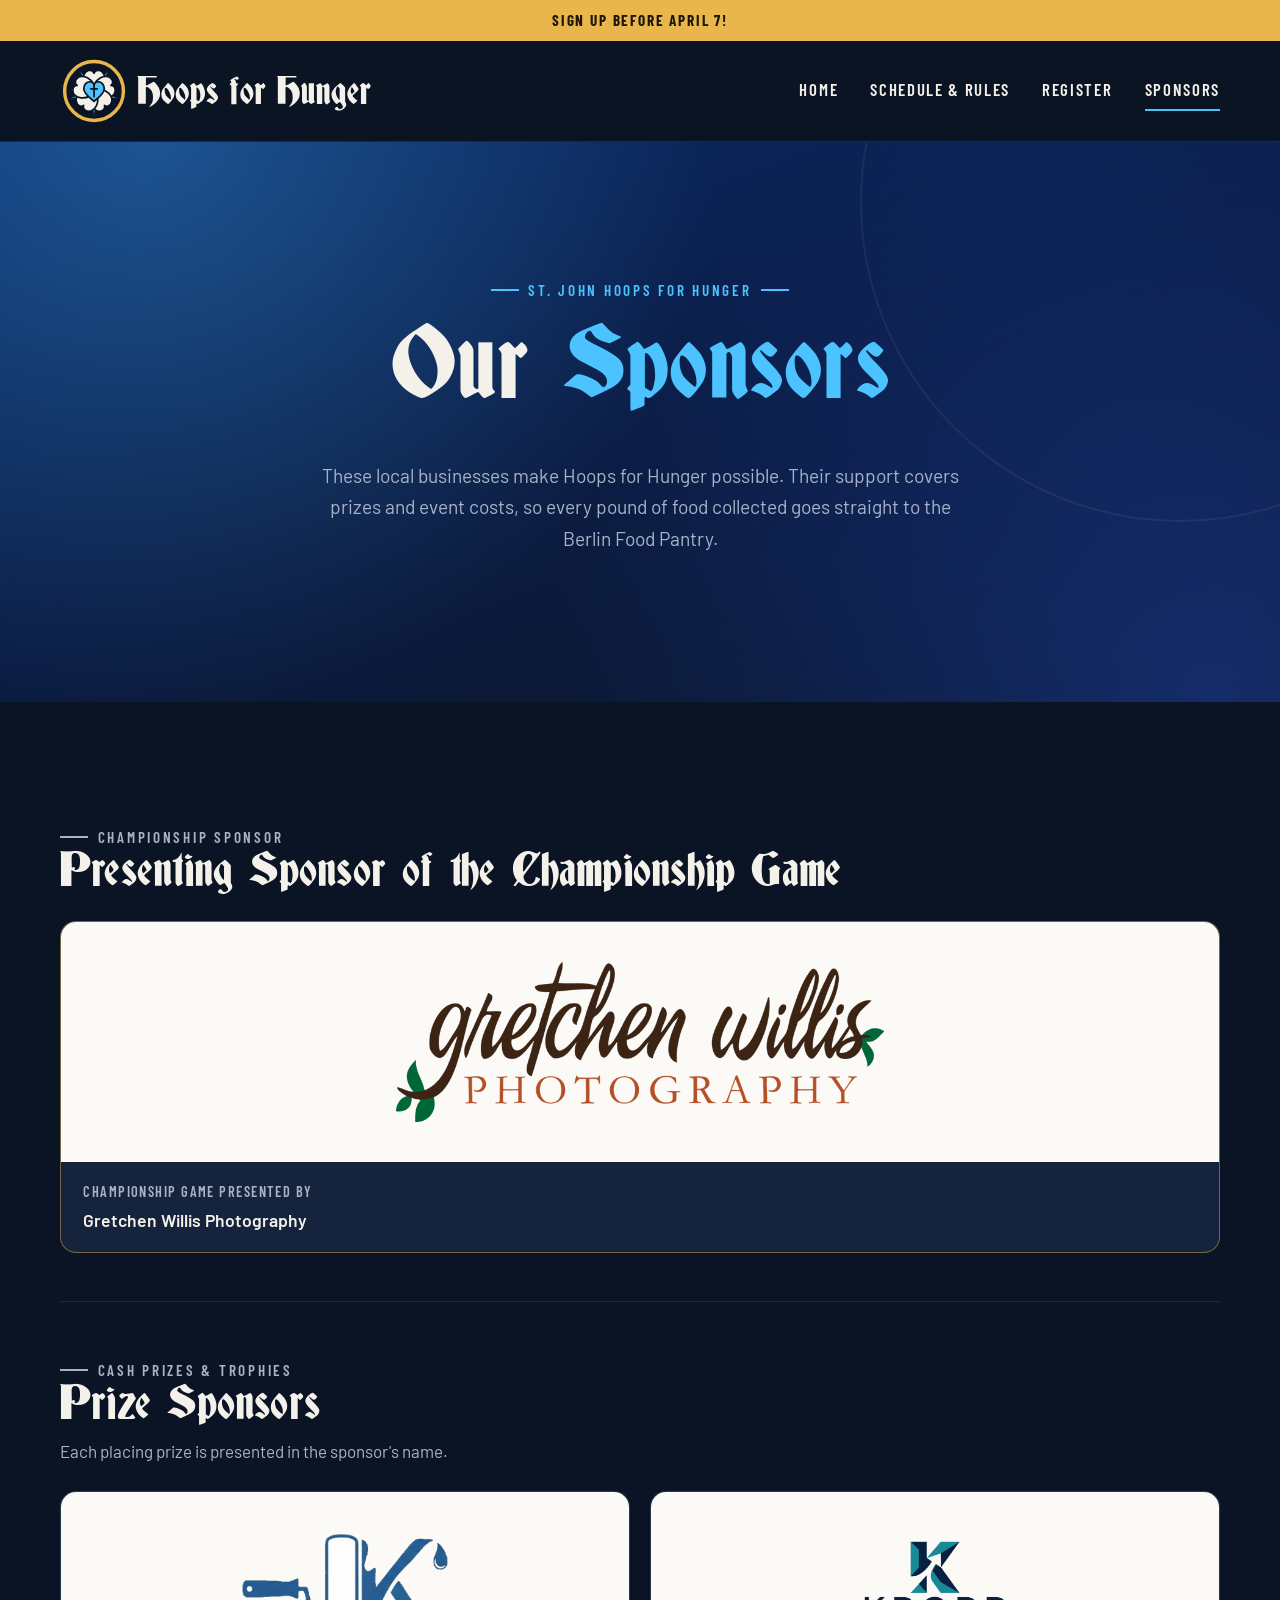
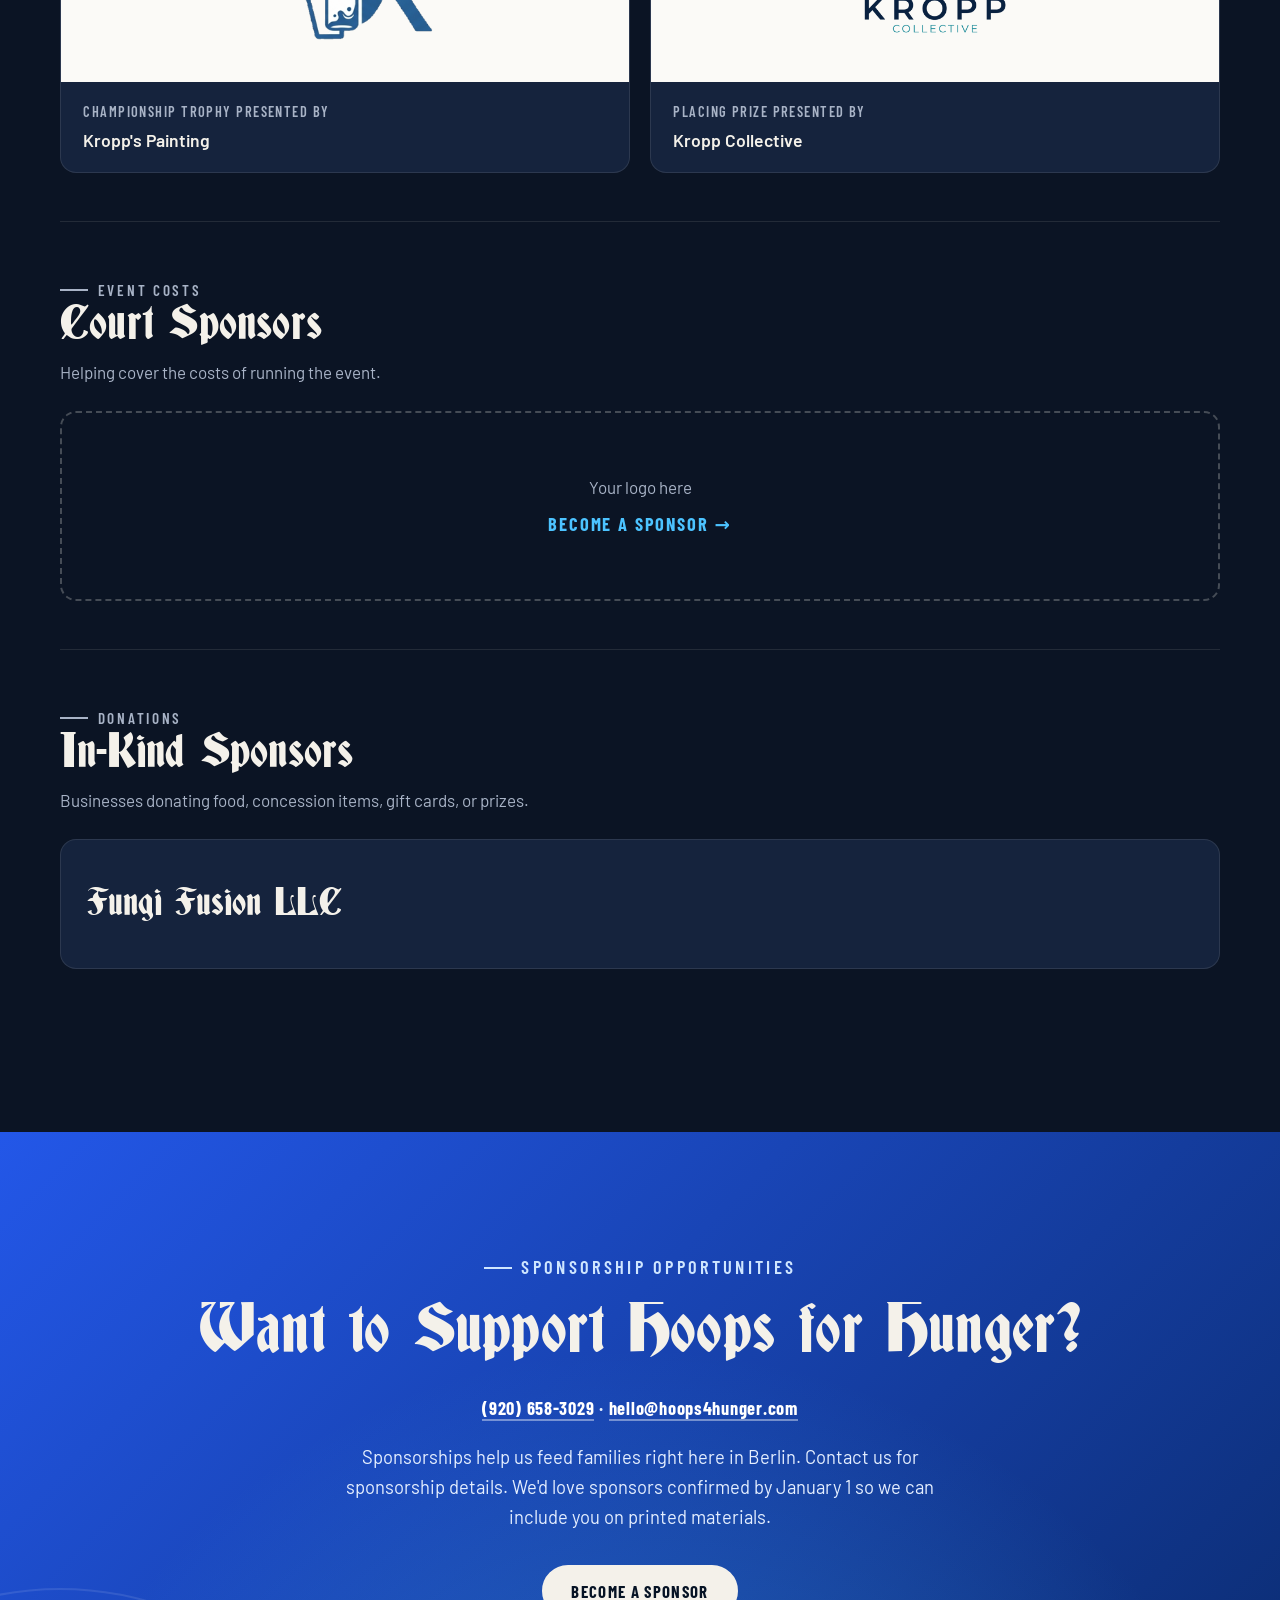
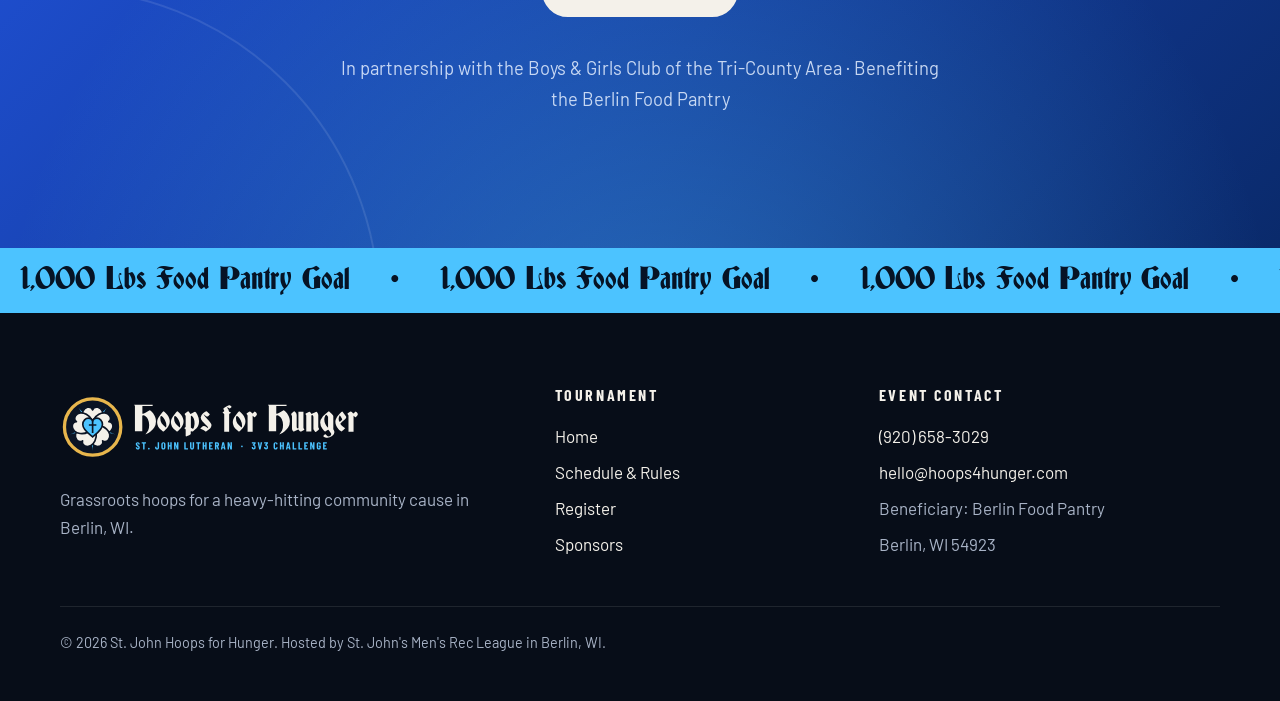
<file: sponsors.html>
<!doctype html>
<html lang="en">
<head>
  <meta charset="utf-8">
  <meta name="viewport" content="width=device-width, initial-scale=1">
  <title>Sponsors | Hoops for Hunger 3v3, Berlin, WI</title>
  <meta name="description" content="Meet the local businesses sponsoring Hoops for Hunger, a 3v3 charity basketball tournament benefiting the Berlin Food Pantry, and learn how to become a sponsor.">
  <link rel="canonical" href="https://hoops4hunger.com/sponsors.html">
  <meta name="robots" content="index, follow, max-image-preview:large">
  <meta property="og:type" content="website">
  <meta property="og:site_name" content="Hoops for Hunger">
  <meta property="og:locale" content="en_US">
  <meta property="og:url" content="https://hoops4hunger.com/sponsors.html">
  <meta property="og:title" content="Sponsors | Hoops for Hunger 3v3, Berlin, WI">
  <meta property="og:description" content="Meet the local businesses sponsoring Hoops for Hunger, a 3v3 charity basketball tournament benefiting the Berlin Food Pantry, and learn how to become a sponsor.">
  <meta property="og:image" content="https://hoops4hunger.com/images/logo/hfh-share-1200x630.jpg">
  <meta property="og:image:width" content="1200">
  <meta property="og:image:height" content="630">
  <meta property="og:image:alt" content="Hoops for Hunger 3v3 Challenge logo, St. John Lutheran, Berlin, WI">
  <meta name="twitter:card" content="summary_large_image">
  <meta name="twitter:title" content="Sponsors | Hoops for Hunger 3v3, Berlin, WI">
  <meta name="twitter:description" content="Meet the local businesses sponsoring Hoops for Hunger, a 3v3 charity basketball tournament benefiting the Berlin Food Pantry, and learn how to become a sponsor.">
  <meta name="twitter:image" content="https://hoops4hunger.com/images/logo/hfh-share-1200x630.jpg">
  <link rel="icon" type="image/svg+xml" href="images/logo/hfh-icon.svg">
  <link rel="icon" type="image/png" sizes="32x32" href="images/logo/favicon-32.png">
  <link rel="apple-touch-icon" href="images/logo/apple-touch-icon.png">
  <meta name="theme-color" content="#0b1424">
  <link rel="preconnect" href="https://fonts.googleapis.com">
  <link rel="preconnect" href="https://fonts.gstatic.com" crossorigin>
  <link href="https://fonts.googleapis.com/css2?family=Barlow:ital,wght@0,400;0,500;0,600;0,700;1,400&family=Barlow+Condensed:wght@500;600;700&display=swap" rel="stylesheet">
  <link rel="preload" href="fonts/Deutsch.ttf" as="font" type="font/ttf" crossorigin>
  <link rel="stylesheet" href="styles.css">
  <script type="application/ld+json">
{
  "@context": "https://schema.org",
  "@type": "BreadcrumbList",
  "itemListElement": [
    {
      "@type": "ListItem",
      "position": 1,
      "name": "Home",
      "item": "https://hoops4hunger.com/"
    },
    {
      "@type": "ListItem",
      "position": 2,
      "name": "Sponsors",
      "item": "https://hoops4hunger.com/sponsors.html"
    }
  ]
}
  </script>
</head>
<body>
  <a class="announce" href="register.html">Sign up before April 7!</a>
  <header class="nav">
    <div class="container nav-inner">
      <a href="index.html" class="brand"><img src="images/logo/hfh-lockup-compact.svg" width="646" height="148" alt="Hoops for Hunger home"></a>
      <button class="nav-toggle" aria-expanded="false" aria-controls="nav-links" aria-label="Menu"><span></span><span></span><span></span></button>
      <nav id="nav-links" class="nav-links">
        <a href="index.html">Home</a>
        <a href="schedule-rules.html">Schedule &amp; Rules</a>
        <a href="register.html">Register</a>
        <a href="sponsors.html" aria-current="page">Sponsors</a>
      </nav>
    </div>
  </header>

  <main>
    <section class="page-hero">
      <div class="container center">
        <p class="eyebrow">St. John Hoops for Hunger</p>
        <h1>Our <span class="accent">Sponsors</span></h1>
        <p class="lead">These local businesses make Hoops for Hunger possible. Their support covers prizes and event costs, so every pound of food collected goes straight to the Berlin Food Pantry.</p>
      </div>
    </section>

    <section class="section">
      <div class="container">
        <div class="tier">
          <div class="tier-head">
            <p class="eyebrow">Championship Sponsor</p>
            <h2>Presenting Sponsor of the Championship Game</h2>
          </div>
          <div class="sponsor-grid">
            <a class="sponsor sponsor-wide" href="https://gretchenwillisphotography.com/" target="_blank" rel="noopener">
              <div class="sponsor-logo"><img loading="lazy" src="images/sponsor-gretchen-willis.png" width="800" height="262" alt="Gretchen Willis Photography"></div>
              <div class="sponsor-body"><small>Championship Game presented by</small>Gretchen Willis Photography</div>
            </a>
          </div>
        </div>

        <div class="tier">
          <div class="tier-head">
            <p class="eyebrow">Cash Prizes &amp; Trophies</p>
            <h2>Prize Sponsors</h2>
            <p>Each placing prize is presented in the sponsor's name.</p>
          </div>
          <div class="sponsor-grid">
            <div class="sponsor">
              <div class="sponsor-logo"><img loading="lazy" src="images/sponsor-kropps-painting.png" width="318" height="173" alt="Kropp's Painting"></div>
              <div class="sponsor-body"><small>Championship Trophy presented by</small>Kropp's Painting</div>
            </div>
            <a class="sponsor" href="https://kroppcollective.com/" target="_blank" rel="noopener">
              <div class="sponsor-logo"><img loading="lazy" src="images/sponsor-kropp-collective.png" width="600" height="424" alt="Kropp Collective"></div>
              <div class="sponsor-body"><small>Placing Prize presented by</small>Kropp Collective</div>
            </a>
          </div>
        </div>

        <div class="tier">
          <div class="tier-head">
            <p class="eyebrow">Event Costs</p>
            <h2>Court Sponsors</h2>
            <p>Helping cover the costs of running the event.</p>
          </div>
          <div class="sponsor-grid">
            <a class="sponsor sponsor-empty" href="mailto:hello@hoops4hunger.com?subject=Hoops%20for%20Hunger%20Sponsorship">
              <div><span>Your logo here</span><strong>Become a Sponsor →</strong></div>
            </a>
          </div>
        </div>

        <div class="tier">
          <div class="tier-head">
            <p class="eyebrow">Donations</p>
            <h2>In-Kind Sponsors</h2>
            <p>Businesses donating food, concession items, gift cards, or prizes.</p>
          </div>
          <div class="sponsor-grid">
            <div class="sponsor sponsor-text"><div class="sponsor-body" style="padding:0"><strong>Fungi Fusion LLC</strong></div></div>
          </div>
        </div>
      </div>
    </section>

    <section class="section cta-band">
      <div class="container">
        <p class="eyebrow">Sponsorship Opportunities</p>
        <h2>Want to Support Hoops for Hunger?</h2>
        <p class="contact-line"><a href="tel:+19206583029">(920) 658-3029</a> · <a href="mailto:hello@hoops4hunger.com">hello@hoops4hunger.com</a></p>
        <p>Sponsorships help us feed families right here in Berlin. Contact us for sponsorship details. We'd love sponsors confirmed by January 1 so we can include you on printed materials.</p>
        <div class="btn-row" style="justify-content:center"><a href="mailto:hello@hoops4hunger.com?subject=Hoops%20for%20Hunger%20Sponsorship" class="btn btn-light">Become a Sponsor</a></div>
        <p class="partner">In partnership with the Boys &amp; Girls Club of the Tri-County Area · Benefiting the Berlin Food Pantry</p>
      </div>
    </section>
  </main>

  <div class="goal-strip" aria-hidden="true"><div class="goal-track"><span>1,000 Lbs Food Pantry Goal</span><span>•</span><span>1,000 Lbs Food Pantry Goal</span><span>•</span><span>1,000 Lbs Food Pantry Goal</span><span>•</span><span>1,000 Lbs Food Pantry Goal</span><span>•</span><span>1,000 Lbs Food Pantry Goal</span><span>•</span><span>1,000 Lbs Food Pantry Goal</span><span>•</span><span>1,000 Lbs Food Pantry Goal</span><span>•</span><span>1,000 Lbs Food Pantry Goal</span><span>•</span></div></div>
  <footer class="footer">
    <div class="container">
      <div class="footer-grid">
        <div>
          <a href="index.html" class="brand"><img src="images/logo/hfh-lockup.svg" width="646" height="180" alt="Hoops for Hunger, St. John Lutheran 3v3 Challenge"></a>
          <p>Grassroots hoops for a heavy-hitting community cause in Berlin, WI.</p>
        </div>
        <div>
          <h3>Tournament</h3>
          <ul>
            <li><a href="index.html">Home</a></li>
            <li><a href="schedule-rules.html">Schedule &amp; Rules</a></li>
            <li><a href="register.html">Register</a></li>
            <li><a href="sponsors.html">Sponsors</a></li>
          </ul>
        </div>
        <div>
          <h3>Event Contact</h3>
          <ul>
            <li><a href="tel:+19206583029">(920) 658-3029</a></li>
            <li><a href="mailto:hello@hoops4hunger.com">hello@hoops4hunger.com</a></li>
            <li>Beneficiary: Berlin Food Pantry</li>
            <li>Berlin, WI 54923</li>
          </ul>
        </div>
      </div>
      <p class="copyright">© <span data-year>2026</span> St. John Hoops for Hunger. Hosted by St. John's Men's Rec League in Berlin, WI.</p>
    </div>
  </footer>
  <script src="script.js"></script>
</body>
</html>
</file>
<file: styles.css>
/* Deutsch Gothic by J. Fordyce (c) 1994, freely distributable. See fonts/DEUTSCH.TXT */
@font-face {
  font-family: "Deutsch Gothic";
  src: url("fonts/Deutsch.ttf") format("truetype");
  font-display: swap;
}

:root {
  --bg: #0b1424;
  --bg-raised: #0f1b30;
  --bg-card: #15233d;
  --bg-card-hi: #1a2b4a;
  --line: rgba(244, 241, 234, 0.1);
  --text: #f4f1ea;
  --text-soft: #a8b3c6;
  --sky: #4cc3ff;
  --sky-dark: #22a8ec;
  --royal: #2357e8;
  --navy: #0a2a6b;
  --gold: #e8b64c;
  --radius: 16px;
  --shadow: 0 20px 50px rgba(0, 0, 0, 0.4);
  --display: "Deutsch Gothic", "UnifrakturMaguntia", Georgia, serif;
  --body: "Barlow", system-ui, -apple-system, "Segoe UI", sans-serif;
  --label: "Barlow Condensed", "Barlow", system-ui, sans-serif;
}

*, *::before, *::after { box-sizing: border-box; }
html { scroll-behavior: smooth; scroll-padding-top: 116px; }
body {
  margin: 0;
  font-family: var(--body);
  font-size: 1.0625rem;
  color: var(--text);
  background: var(--bg);
  line-height: 1.65;
  -webkit-font-smoothing: antialiased;
}
img { max-width: 100%; height: auto; display: block; }
a { color: var(--sky); }
p { margin: 0 0 1em; }

/* Display type: Deutsch Gothic is wide-spaced by default, so tighten words */
h1, h2, h3 { margin: 0 0 0.45em; font-weight: 400; }
h1, h2, .display {
  font-family: var(--display);
  word-spacing: -0.18em;
  letter-spacing: 0.005em;
  line-height: 1.02;
  text-wrap: balance;
}
h1 { font-size: clamp(3.1rem, 9vw, 6.75rem); }
h2 { font-size: clamp(2.4rem, 5.6vw, 4rem); }
h3 { font-family: var(--body); font-weight: 700; font-size: 1.25rem; line-height: 1.3; }
.accent { color: var(--sky); }

.container { width: min(1160px, 100% - 32px); margin-inline: auto; }
.eyebrow {
  display: inline-flex; align-items: center; gap: 0.6rem;
  font-family: var(--label);
  font-size: 0.95rem; font-weight: 600;
  text-transform: uppercase; letter-spacing: 0.18em;
  color: var(--sky);
  margin-bottom: 1rem;
}
.eyebrow::before { content: ""; width: 28px; height: 2px; background: currentColor; }
.center .eyebrow::after { content: ""; width: 28px; height: 2px; background: currentColor; }
.lead { font-size: 1.2rem; color: var(--text-soft); max-width: 58ch; }
.center { text-align: center; }
.center .lead { margin-inline: auto; }

/* Buttons */
.btn {
  display: inline-flex; align-items: center; justify-content: center; gap: 0.5rem;
  font-family: var(--label); font-weight: 700; font-size: 1.05rem;
  text-transform: uppercase; letter-spacing: 0.08em; line-height: 1;
  text-decoration: none; text-align: center;
  padding: 1rem 1.7rem;
  border-radius: 999px;
  border: 2px solid var(--sky);
  background: var(--sky); color: #061325;
  cursor: pointer;
  transition: transform 0.15s ease, background 0.15s ease, color 0.15s ease, box-shadow 0.15s ease;
}
.btn:hover { background: var(--sky-dark); border-color: var(--sky-dark); transform: translateY(-2px); box-shadow: 0 10px 24px rgba(76, 195, 255, 0.3); }
.btn-light { background: var(--text); border-color: var(--text); color: #061325; }
.btn-light:hover { background: #fff; border-color: #fff; box-shadow: 0 10px 24px rgba(0, 0, 0, 0.25); }
.btn-outline { background: transparent; color: var(--text); border-color: rgba(244, 241, 234, 0.6); }
.btn-outline:hover { background: var(--text); color: #061325; border-color: var(--text); box-shadow: none; }
.btn-row { display: flex; flex-wrap: wrap; gap: 0.75rem; margin-top: 2rem; }
.center .btn-row { justify-content: center; }
:focus-visible { outline: 3px solid var(--sky); outline-offset: 3px; }

/* Announcement + nav */
.announce {
  display: block; background: var(--gold); color: #1f1606;
  text-align: center; font-family: var(--label); font-weight: 700;
  text-transform: uppercase; letter-spacing: 0.12em; font-size: 0.95rem;
  padding: 0.5rem 1rem; text-decoration: none;
}
.announce:hover { text-decoration: underline; }
.nav { position: sticky; top: 0; z-index: 20; background: rgba(11, 20, 36, 0.9); backdrop-filter: blur(10px); border-bottom: 1px solid var(--line); }
.nav-inner { display: flex; align-items: center; justify-content: space-between; gap: 1.5rem; height: 100px; }
.brand { display: flex; align-items: center; gap: 0.8rem; text-decoration: none; color: var(--text); }
.brand { flex: none; }
.brand img { height: 72px; width: auto; max-width: none; display: block; }
.nav-links { display: flex; align-items: center; gap: 2rem; }
.nav-links a {
  color: var(--text); text-decoration: none;
  font-family: var(--label); font-weight: 600; font-size: 1.05rem;
  text-transform: uppercase; letter-spacing: 0.1em;
  padding: 0.3rem 0; border-bottom: 2px solid transparent;
  transition: color 0.15s, border-color 0.15s;
}
.nav-links a:hover { color: var(--sky); }
.nav-links a[aria-current="page"] { border-bottom-color: var(--sky); }
.nav-toggle { display: none; background: none; border: 0; padding: 10px; cursor: pointer; }
.nav-toggle span { display: block; width: 26px; height: 2px; background: var(--text); margin: 6px 0; transition: transform 0.2s, opacity 0.2s; }

/* Sections */
.section { padding: clamp(4.5rem, 9vw, 7.5rem) 0; position: relative; }
.section-raised { background: var(--bg-raised); }
.section-head { margin-bottom: 3rem; }

/* Home hero */
.hero {
  position: relative; isolation: isolate; overflow: hidden;
  min-height: min(88vh, 820px);
  display: grid; place-items: center;
  padding: 5rem 0 6rem;
  background: url("images/hero.jpg") center 30% / cover no-repeat;
}
.hero::before {
  content: ""; position: absolute; inset: 0; z-index: -1;
  background:
    radial-gradient(ellipse at 50% 45%, rgba(11, 20, 36, 0.5) 0%, rgba(11, 20, 36, 0.62) 55%, rgba(11, 20, 36, 0.8) 100%),
    linear-gradient(180deg, rgba(10, 42, 107, 0.25) 0%, rgba(11, 20, 36, 0.15) 50%, var(--bg) 100%);
}
.hero-badge { width: 168px; height: 168px; margin: 0 auto 1.5rem; filter: drop-shadow(0 10px 30px rgba(0, 0, 0, 0.55)); }
.hero h1 { margin-bottom: 0.3em; text-shadow: 0 6px 30px rgba(0, 0, 0, 0.5); }
.hero h1 .accent { display: block; font-size: 1.12em; }
.hero .lead { color: #e2e7ef; font-size: 1.25rem; }
.hero-facts {
  list-style: none; padding: 0; margin: 3rem auto 0;
  display: grid; grid-template-columns: repeat(3, 1fr);
  max-width: 760px;
  background: rgba(11, 20, 36, 0.65); backdrop-filter: blur(6px);
  border: 1px solid var(--line); border-radius: var(--radius);
}
.hero-facts li { padding: 1.1rem 1rem; color: var(--text-soft); font-size: 0.95rem; line-height: 1.3; }
.hero-facts li + li { border-left: 1px solid var(--line); }
.hero-facts strong { display: block; font-family: var(--label); font-weight: 700; font-size: 1.6rem; color: var(--text); letter-spacing: 0.02em; margin-bottom: 0.2rem; }

/* Page hero (inner pages) */
.page-hero {
  position: relative; overflow: hidden;
  padding: clamp(4.5rem, 10vw, 8rem) 0;
  background:
    radial-gradient(circle at 12% 0%, rgba(76, 195, 255, 0.28), transparent 45%),
    radial-gradient(circle at 95% 100%, rgba(35, 87, 232, 0.35), transparent 50%),
    linear-gradient(160deg, var(--navy) 0%, #0b1d45 50%, var(--bg) 100%);
}
.page-hero::after, .cta-band::after {
  /* faint half-court arc motif */
  content: ""; position: absolute; width: 640px; height: 640px; border-radius: 50%;
  border: 2px solid rgba(244, 241, 234, 0.06); right: -220px; top: -260px; pointer-events: none;
}
.page-hero > .container, .cta-band > .container { position: relative; z-index: 1; }
.page-hero h1 { font-size: clamp(3rem, 8.5vw, 6rem); }
.page-hero-split { display: grid; grid-template-columns: 1.2fr 1fr; gap: 3.5rem; align-items: center; }
.page-hero-split h1 { font-size: clamp(2.6rem, 5.8vw, 4.4rem); }
.page-hero-split img { border-radius: var(--radius); box-shadow: var(--shadow); aspect-ratio: 1; object-fit: cover; width: 100%; transform: rotate(2deg); border: 6px solid rgba(244, 241, 234, 0.9); }

/* Cash purse: podium layout */
.purse { display: grid; grid-template-columns: 1.3fr 1fr 1fr; grid-template-rows: 1fr 1fr; gap: 1rem; }
.purse-item {
  background: var(--bg-card); border-radius: var(--radius); padding: 1.75rem 1.5rem;
  border: 1px solid var(--line);
  display: flex; flex-direction: column; justify-content: center;
  transition: transform 0.2s ease, border-color 0.2s ease;
}
.purse-item:hover { transform: translateY(-3px); border-color: rgba(76, 195, 255, 0.4); }
.purse-place { font-family: var(--label); text-transform: uppercase; letter-spacing: 0.14em; font-weight: 600; font-size: 0.9rem; color: var(--text-soft); margin: 0 0 0.3rem; }
.purse-amount { font-family: var(--display); font-size: clamp(2.8rem, 5vw, 3.6rem); line-height: 1; margin: 0; }
.purse-label { color: var(--text-soft); margin: 0.4rem 0 0; }
.purse-first {
  grid-row: 1 / 3; text-align: center; align-items: center;
  background: radial-gradient(circle at 50% 0%, rgba(232, 182, 76, 0.22), transparent 60%), var(--bg-card-hi);
  border: 1px solid rgba(232, 182, 76, 0.5);
}
.purse-first:hover { border-color: var(--gold); }
.purse-first .trophy { width: 64px; height: 64px; color: var(--gold); margin-bottom: 1rem; }
.purse-first .purse-place { color: var(--gold); }
.purse-first .purse-amount { font-size: clamp(4.5rem, 10vw, 7rem); color: var(--gold); }
.purse-first .purse-label { color: var(--text); font-size: 1.15rem; }

/* Cards */
.cards { display: grid; grid-template-columns: repeat(3, 1fr); gap: 1.25rem; }
.card {
  background: var(--bg-card); border-radius: var(--radius); padding: 2rem;
  border: 1px solid var(--line);
  transition: transform 0.2s ease, border-color 0.2s ease;
}
.cards .card:hover { transform: translateY(-4px); border-color: rgba(76, 195, 255, 0.4); }
.card p:last-child { margin-bottom: 0; }
.card p { color: var(--text-soft); }
.card-meta { font-family: var(--label); text-transform: uppercase; letter-spacing: 0.14em; font-weight: 600; font-size: 0.85rem; color: var(--sky); margin-bottom: 0.4rem; }
.card-icon { width: 52px; height: 52px; border-radius: 14px; background: linear-gradient(135deg, rgba(76, 195, 255, 0.22), rgba(35, 87, 232, 0.22)); color: var(--sky); display: grid; place-items: center; margin-bottom: 1.4rem; }
.card-icon svg { width: 26px; height: 26px; }

/* Roster */
.roster { display: grid; grid-template-columns: 1.4fr 1fr; gap: 1.25rem; align-items: stretch; }
.card-feature {
  position: relative; overflow: hidden;
  background: linear-gradient(135deg, var(--royal), var(--navy)); border: 0;
  padding: clamp(2rem, 4vw, 3rem);
}
.card-feature::after { content: ""; position: absolute; width: 360px; height: 360px; border-radius: 50%; border: 2px solid rgba(255, 255, 255, 0.1); right: -140px; bottom: -180px; }
.card-feature h3 { font-family: var(--display); font-weight: 400; word-spacing: -0.15em; font-size: clamp(2.3rem, 4.5vw, 3.2rem); line-height: 1; }
.card-feature p { color: #dce6ff; font-size: 1.15rem; max-width: 46ch; }
.team-list { list-style: none; padding: 0; margin: 0 0 1.25rem; display: grid; gap: 0.6rem; }
.team-list li {
  display: flex; align-items: center; gap: 0.75rem;
  background: var(--bg); border: 1px solid var(--line); border-radius: 10px;
  padding: 0.7rem 0.9rem; font-weight: 600;
}
.team-more { margin: -0.4rem 0 1.25rem; }
.team-more summary {
  cursor: pointer; list-style: none; display: flex; align-items: center; justify-content: space-between; gap: 0.75rem;
  font-family: var(--label); font-weight: 700; text-transform: uppercase; letter-spacing: 0.1em; font-size: 0.95rem;
  color: var(--sky); padding: 0.7rem 0.9rem; border: 1px dashed rgba(76, 195, 255, 0.45); border-radius: 10px;
}
.team-more summary::-webkit-details-marker { display: none; }
.team-more summary::after { content: ""; width: 9px; height: 9px; border-right: 2px solid currentColor; border-bottom: 2px solid currentColor; transform: rotate(45deg) translateY(-3px); transition: transform 0.2s; }
.team-more[open] summary::after { transform: rotate(-135deg) translateY(-3px); }
.team-more summary:hover { background: rgba(76, 195, 255, 0.08); }
.team-more .team-list { margin: 0.6rem 0 0; max-height: 320px; overflow-y: auto; padding-right: 4px; }
.team-count { color: var(--sky); font-weight: 700; }
.team-list li::before { content: ""; width: 8px; height: 8px; border-radius: 50%; background: var(--sky); box-shadow: 0 0 0 4px rgba(76, 195, 255, 0.18); }

/* CTA band */
.cta-band {
  overflow: hidden; text-align: center;
  background: radial-gradient(circle at 50% 120%, rgba(76, 195, 255, 0.35), transparent 60%), linear-gradient(135deg, var(--royal) 0%, var(--navy) 100%);
}
.cta-band::after { left: -260px; right: auto; top: auto; bottom: -380px; border-color: rgba(255, 255, 255, 0.1); }
.cta-band .eyebrow { color: #cfe6ff; }
.cta-band p { color: #e5efff; max-width: 60ch; margin-inline: auto; font-size: 1.15rem; }

/* Rules rows */
.feature-rows { display: grid; gap: clamp(3.5rem, 8vw, 6rem); }
.feature-row { display: grid; grid-template-columns: 1fr 1fr; gap: clamp(2rem, 5vw, 4.5rem); align-items: center; }
.feature-media { position: relative; }
.feature-media img { border-radius: var(--radius); width: 100%; aspect-ratio: 4 / 3; object-fit: cover; box-shadow: var(--shadow); position: relative; z-index: 1; }
.feature-media::before { content: ""; position: absolute; inset: 14px -14px -14px 14px; border: 2px solid rgba(76, 195, 255, 0.35); border-radius: var(--radius); }
figure.feature-media::before { display: none; }
.feature-rows:not(.no-alt) .feature-row:nth-child(even) .feature-media { order: 2; }
.feature-rows:not(.no-alt) .feature-row:nth-child(even) .feature-media::before { inset: 14px 14px -14px -14px; }
.feature-row h2 { font-size: clamp(2.3rem, 4.8vw, 3.4rem); }
.feature-row p { color: var(--text-soft); }
.rule-num { font-family: var(--display); font-size: 4.5rem; line-height: 0.8; color: rgba(76, 195, 255, 0.25); display: block; margin-bottom: 0.5rem; }
.feature-row .date-tag, .date-tag { display: inline-block; font-family: var(--label); font-weight: 700; text-transform: uppercase; letter-spacing: 0.12em; background: var(--gold); color: #1f1606; padding: 0.35rem 0.8rem; border-radius: 6px; margin-bottom: 1.1rem; }
.feature-row .note { background: var(--bg-card); border-left: 3px solid var(--sky); border-radius: 0 10px 10px 0; padding: 0.9rem 1.1rem; color: var(--text); }
figure { margin: 0; }
figcaption { color: var(--text-soft); font-size: 0.95rem; margin-top: 1.75rem; text-align: center; font-style: italic; }
.address { color: var(--text); font-weight: 600; }

/* Timeline */
.timeline { list-style: none; margin: 0; padding: 0; display: grid; grid-template-columns: repeat(4, 1fr); gap: 1.25rem; position: relative; }
.timeline::before { content: ""; position: absolute; left: 0; right: 0; top: 23px; height: 2px; background: linear-gradient(90deg, var(--sky), rgba(76, 195, 255, 0.15)); }
.timeline li { position: relative; }
.timeline .step {
  position: relative; z-index: 1;
  display: grid; place-items: center; width: 48px; height: 48px; border-radius: 50%;
  background: var(--bg); border: 2px solid var(--sky); color: var(--sky);
  font-family: var(--label); font-weight: 700; font-size: 1.1rem; margin-bottom: 1.25rem;
}
.timeline .time { font-family: var(--label); font-weight: 700; font-size: 1.6rem; letter-spacing: 0.02em; margin: 0; }
.timeline h3 { font-family: var(--display); font-weight: 400; font-size: 2rem; word-spacing: -0.15em; color: var(--sky); margin: 0 0 0.5rem; }
.timeline p { color: var(--text-soft); margin: 0; }

/* Register form */
.register-grid { display: grid; grid-template-columns: 1.4fr 1fr; gap: 2rem; align-items: start; }
.form { background: var(--bg-card); border: 1px solid var(--line); border-radius: var(--radius); padding: clamp(1.5rem, 4vw, 2.5rem); display: grid; gap: 1.2rem; box-shadow: var(--shadow); }
.form-row { display: grid; grid-template-columns: 1fr 1fr; gap: 1.2rem; }
.form label { display: grid; gap: 0.45rem; font-family: var(--label); font-weight: 600; font-size: 1rem; text-transform: uppercase; letter-spacing: 0.08em; }
.form .req { color: var(--sky); }
.form .hint { font-family: var(--body); font-weight: 400; text-transform: none; letter-spacing: 0; color: var(--text-soft); font-size: 0.9rem; }
.form input, .form textarea {
  font: 400 1.05rem var(--body); color: var(--text); text-transform: none; letter-spacing: 0;
  background: var(--bg); border: 1px solid rgba(244, 241, 234, 0.18); border-radius: 10px;
  padding: 0.85rem 1rem; width: 100%;
  transition: border-color 0.15s, box-shadow 0.15s;
}
.form input:focus, .form textarea:focus { outline: none; border-color: var(--sky); box-shadow: 0 0 0 3px rgba(76, 195, 255, 0.25); }
.form .invalid { border-color: #f87171; }
.form .btn { width: 100%; margin-top: 0.3rem; }
.hp { position: absolute; left: -10000px; width: 1px; height: 1px; overflow: hidden; }
.form .btn[disabled] { opacity: 0.7; cursor: wait; transform: none; box-shadow: none; }
.form-status a { color: inherit; }
.form-status { margin: 0; min-height: 1.5em; font-weight: 600; }
.form-status:empty { display: none; }
.form-status.error { color: #f87171; }
.form-status.ok { color: #4ade80; }
.side-card { position: sticky; top: 124px; border-top: 3px solid var(--gold); }
.side-card .card-icon { background: rgba(232, 182, 76, 0.16); color: var(--gold); }

/* Sponsors */
.tier { padding: 3rem 0; border-top: 1px solid var(--line); }
.tier:first-child { border-top: 0; padding-top: 0; }
.tier-head { margin-bottom: 1.6rem; }
.tier-head h2 { font-size: clamp(2rem, 4.2vw, 2.8rem); margin-bottom: 0.2em; }
.tier-head p { color: var(--text-soft); margin: 0; }
.sponsor-grid { display: grid; grid-template-columns: repeat(auto-fit, minmax(260px, 1fr)); gap: 1.25rem; }
.sponsor { background: var(--bg-card); border: 1px solid var(--line); border-radius: var(--radius); overflow: hidden; text-decoration: none; color: var(--text); display: flex; flex-direction: column; transition: transform 0.2s ease, border-color 0.2s ease, box-shadow 0.2s ease; }
a.sponsor:hover { transform: translateY(-4px); border-color: var(--sky); box-shadow: var(--shadow); }
.sponsor-logo { background: #fbfaf7; display: grid; place-items: center; padding: 1.75rem; height: 190px; }
.sponsor-logo img { max-height: 120px; width: auto; object-fit: contain; }
.sponsor-body { padding: 1.1rem 1.4rem; font-weight: 600; font-size: 1.1rem; }
.sponsor-body small { display: block; color: var(--text-soft); font-family: var(--label); font-weight: 600; font-size: 0.9rem; text-transform: uppercase; letter-spacing: 0.1em; margin-bottom: 0.15rem; }
.sponsor-wide { grid-column: 1 / -1; border-color: rgba(232, 182, 76, 0.45); }
.sponsor-wide .sponsor-logo { height: 240px; }
.sponsor-wide .sponsor-logo img { max-height: 160px; }
.sponsor-empty { border: 2px dashed rgba(244, 241, 234, 0.25); background: transparent; min-height: 190px; align-items: center; justify-content: center; text-align: center; padding: 2rem; }
.sponsor-empty:hover { background: rgba(76, 195, 255, 0.06); }
.sponsor-empty span { color: var(--text-soft); display: block; margin-bottom: 0.5rem; }
.sponsor-empty strong { font-family: var(--label); text-transform: uppercase; letter-spacing: 0.1em; font-size: 1.15rem; color: var(--sky); }
.sponsor-text { justify-content: center; padding: 2rem 1.6rem; min-height: 130px; }
.sponsor-text strong { font-family: var(--display); font-size: 2.2rem; font-weight: 400; word-spacing: -0.15em; }
.contact-line { font-family: var(--label); font-size: 1.5rem; font-weight: 700; letter-spacing: 0.04em; }
.contact-line a { color: #fff; text-decoration: none; border-bottom: 2px solid rgba(255, 255, 255, 0.4); }
.contact-line a:hover { border-bottom-color: #fff; }
.partner { margin-top: 2.25rem; font-size: 0.95rem; opacity: 0.85; }

/* Footer */
.goal-strip { background: var(--sky); color: #061325; overflow: hidden; white-space: nowrap; font-family: var(--display); font-size: 1.8rem; word-spacing: -0.15em; padding: 0.55rem 0; }
.goal-track { display: inline-block; animation: marquee 32s linear infinite; }
.goal-track span { margin: 0 1.25rem; }
@keyframes marquee { from { transform: translateX(0); } to { transform: translateX(-50%); } }
.footer { background: #070d18; padding: 4.5rem 0 2rem; color: var(--text-soft); }
.footer-grid { display: grid; grid-template-columns: 1.6fr 1fr 1.2fr; gap: 2.5rem; }
.footer .brand { margin-bottom: 1rem; }
.footer .brand img { height: 84px; max-width: 100%; }
.footer h3 { color: var(--text); font-family: var(--label); font-size: 1rem; text-transform: uppercase; letter-spacing: 0.16em; margin-bottom: 1rem; }
.footer ul { list-style: none; padding: 0; margin: 0; display: grid; gap: 0.5rem; }
.footer a { color: var(--text); text-decoration: none; }
.footer a:hover { color: var(--sky); }
.copyright { border-top: 1px solid var(--line); margin-top: 3rem; padding-top: 1.5rem; font-size: 0.9rem; }

/* Responsive */
@media (max-width: 960px) {
  .timeline { grid-template-columns: repeat(2, 1fr); row-gap: 2.5rem; }
  .timeline::before { display: none; }
}
@media (max-width: 860px) {
  .nav-inner { height: 84px; }
  .brand img { height: 60px; }
  html { scroll-padding-top: 100px; }
  .nav-toggle { display: block; }
  .nav-links {
    display: none; position: absolute; top: 84px; left: 0; right: 0;
    flex-direction: column; align-items: flex-start; gap: 1.1rem;
    padding: 1.5rem 16px 2rem; background: var(--bg); border-bottom: 1px solid var(--line);
  }
  .nav-links.open { display: flex; }
  .nav-toggle[aria-expanded="true"] span:nth-child(1) { transform: translateY(8px) rotate(45deg); }
  .nav-toggle[aria-expanded="true"] span:nth-child(2) { opacity: 0; }
  .nav-toggle[aria-expanded="true"] span:nth-child(3) { transform: translateY(-8px) rotate(-45deg); }
  .cards, .roster, .feature-row, .page-hero-split, .register-grid, .footer-grid { grid-template-columns: 1fr; }
  .feature-rows .feature-row .feature-media { order: 0 !important; }
  .feature-media::before { display: none; }
  .page-hero-split img { transform: none; }
  .side-card { position: static; }
  .purse { grid-template-columns: 1fr 1fr; grid-template-rows: auto; }
  .purse-first { grid-row: auto; grid-column: 1 / -1; }
}
@media (max-width: 560px) {
  .timeline, .form-row { grid-template-columns: 1fr; }
  .hero-facts { grid-template-columns: 1fr; }
  .eyebrow { letter-spacing: 0.12em; }
  .center .eyebrow::before, .center .eyebrow::after { display: none; }
  .center .eyebrow { text-wrap: balance; }
  .hero-facts li + li { border-left: 0; border-top: 1px solid var(--line); }
  .hero-badge { width: 132px; height: 132px; }
  .brand img { height: 52px; }
  .footer .brand img { height: 64px; }
  .purse-item { padding: 1.4rem 1rem; }
}
@media (prefers-reduced-motion: reduce) {
  html { scroll-behavior: auto; }
  *, *::before, *::after { transition: none !important; animation: none !important; }
}
</file>
